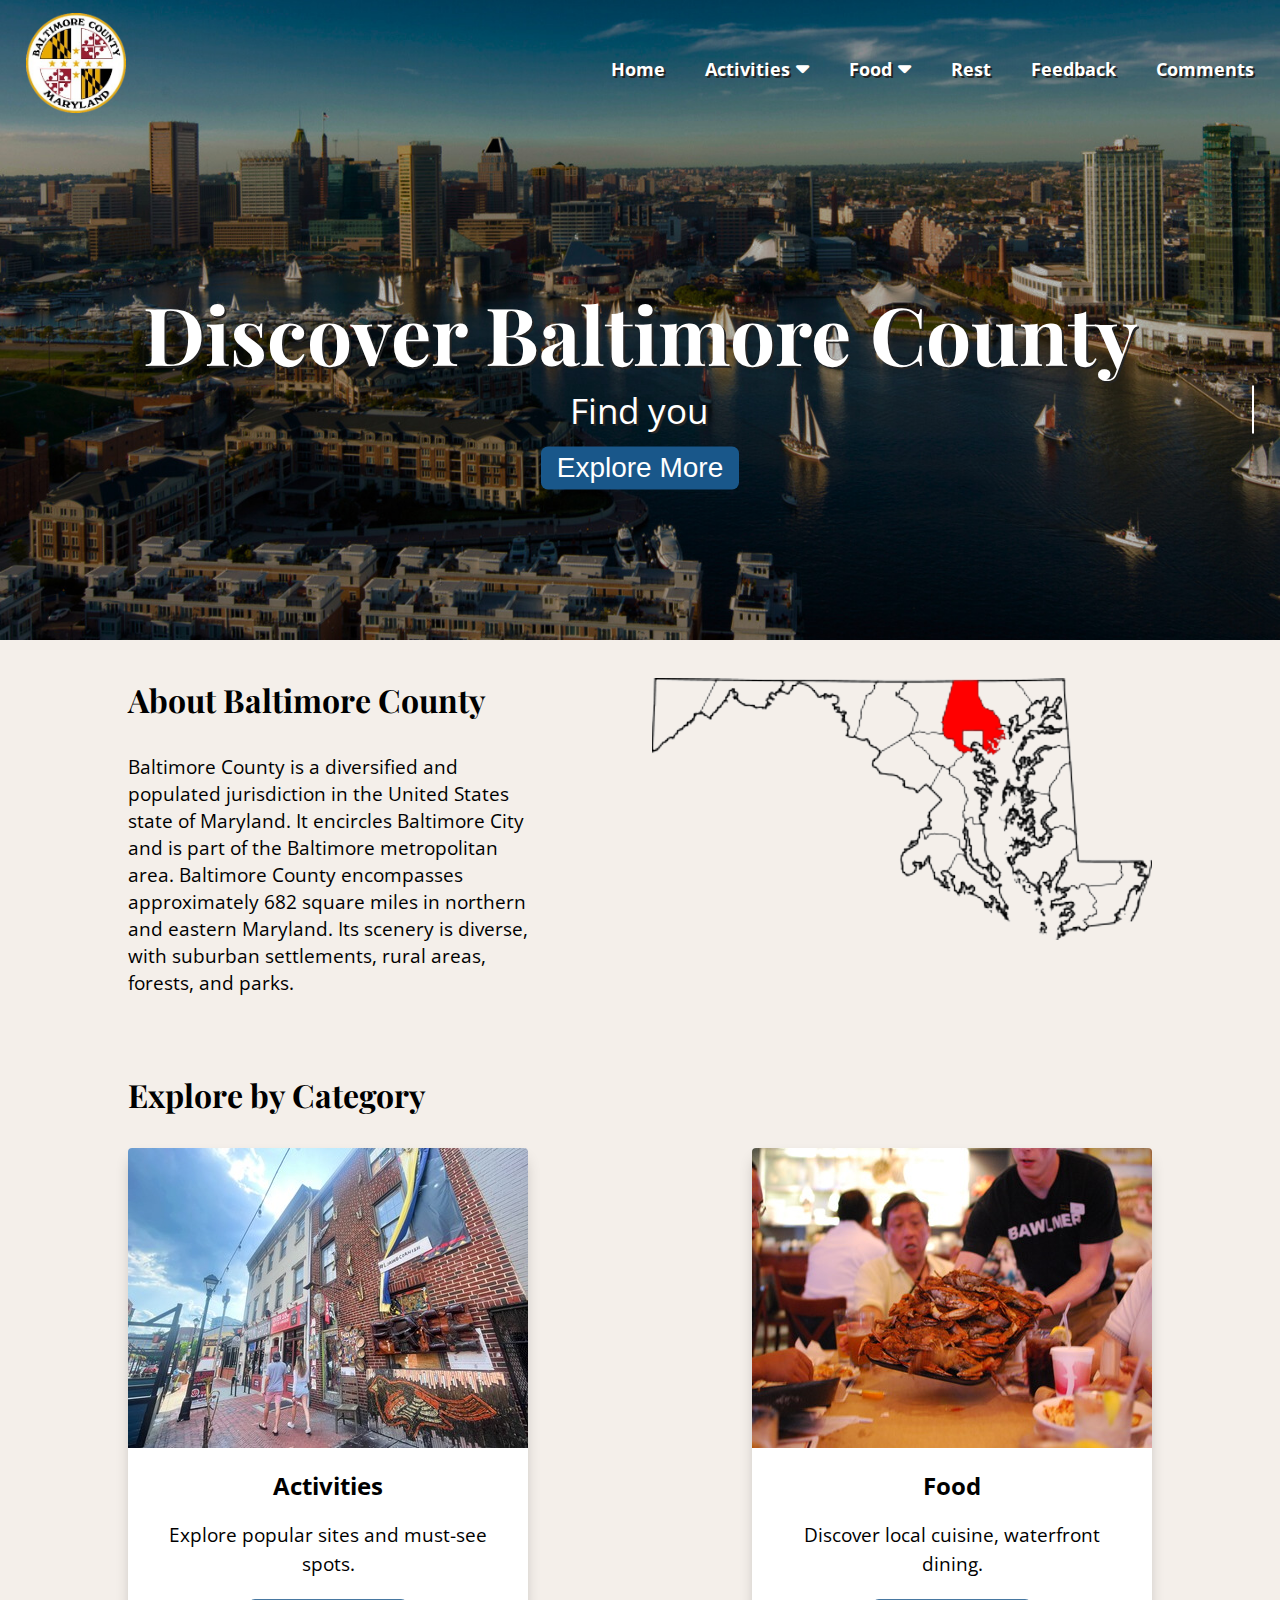
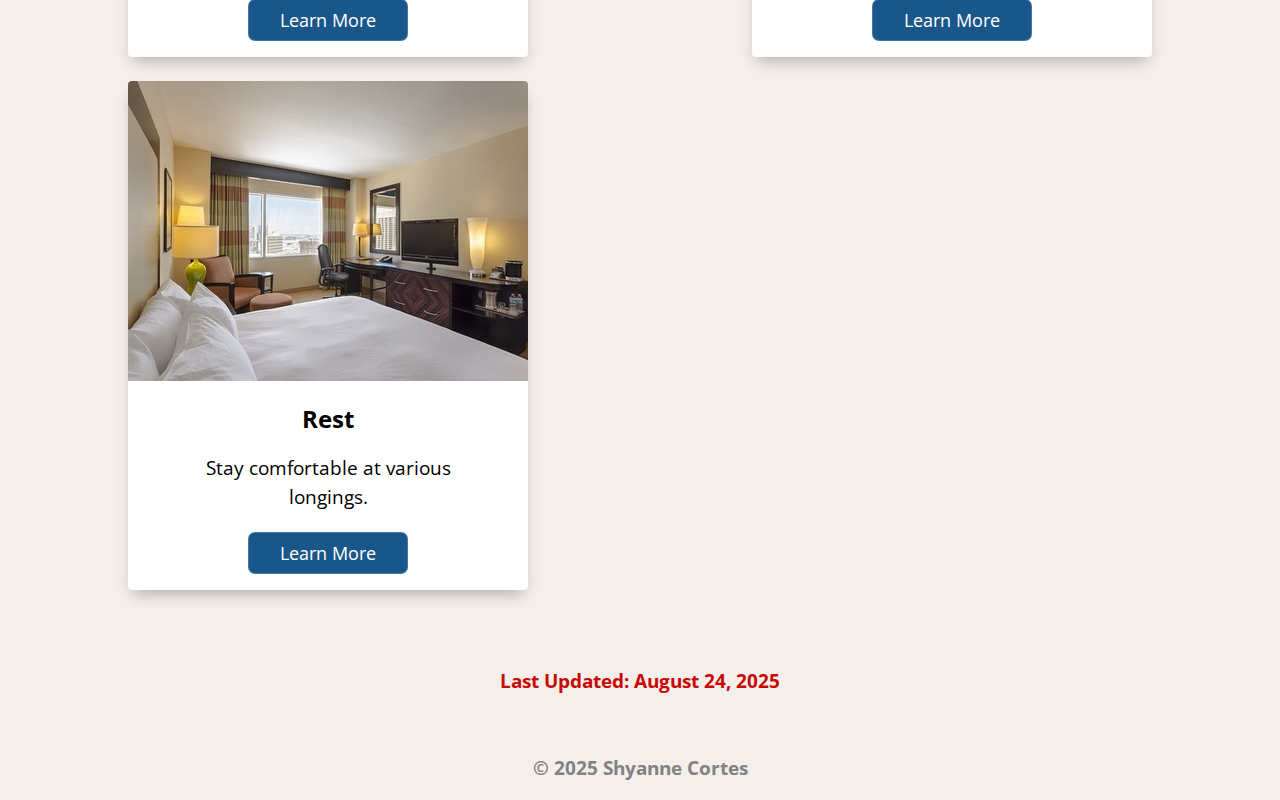
<file: home/index.html>
<!-- helper file for visualizing -->
<!DOCTYPE html>
<html lang="en">
    <head>
        <title>Hometown</title>
        <meta name="viewport" content="width=device-width, initial-scale=1.0">
        <link href="https://fonts.googleapis.com/css2?family=Open+Sans:ital,wght@0,300..800;1,300..800&family=Playfair+Display:ital,wght@0,400..900;1,400..900&display=swap" rel="stylesheet">
        <link rel="stylesheet" href="https://cdnjs.cloudflare.com/ajax/libs/font-awesome/6.6.0/css/all.min.css">
        <link rel="stylesheet" type="text/css" href="../assets/css/index.css">
    </head>
    <body>
        <div class="wrapper">
            <header class="topbar">
                <a href="https://www.baltimorecountymd.gov/">
                    <img id="logo" src="../assets/img/BaltimoreLogo3.png" alt="Baltimore, MD" title="Baltimore, MD" width="100">
                </a>
                <button class="hamburger" id="hamburger">&#9776;</button>
                <div class="navbar" id="navMenu">
                    <a href="#">Home</a>
                    <div class="dropdown">
                        <a href="#">Activities</a>
                        <button class="dropbtn">
                            <i class="fa fa-caret-down"></i>
                        </button>
                        <div class="dropdown-content">
                            <a href="../activities/activities1.php">National Aquarium</a>
                            <a href="../activities/activities2.php">Maryland Zoo</a>
                        </div>
                    </div>
                    <div class="dropdown">
                        <a href="#">Food</a>
                        <button class="dropbtn">
                            <i class="fa fa-caret-down"></i>
                        </button>
                        <div class="dropdown-content">
                            <a href="../food/food1.php">Woodberry Kitchen</a>
                            <a href="../food/food2.php">The Reserve Restaurant</a>
                        </div>
                    </div>
                    <a href="../rest/rest.php">Rest</a>
                    <a href="../feedback/feedback.php">Feedback</a>
                    <a href="../comments/comments.php">Comments</a>
                </div>
            </header>
            <div class="hero">
                <h1>Discover Baltimore County</h1>
                <p id="hero-text"></p>
                <button id="explore">Explore More</button>
            </div>
        </div>
        <div id="main">
            <img id="map" src="../assets/img/map_of_baltimore_county_3.png" alt="map of Baltimore County">
            <h3>About Baltimore County</h3>
            <p id="lineAnimation"></p>
            <p id="content">Baltimore County is a diversified and populated jurisdiction in the United States state of Maryland. It encircles Baltimore City and is part of the Baltimore metropolitan area. Baltimore County encompasses approximately 682 square miles in northern and eastern Maryland. Its scenery is diverse, with suburban settlements, rural areas, forests, and parks.</p>
        </div>
        <div id="cards">
            <h3>Explore by Category</h3>
            <ul class="cards">
              <li class="cards_item">
                <div class="card">
                  <div class="card_image">
                    <img src="../assets/img/Fells-Point1-scaled .jpg" alt = "Activities">
                  </div>
                  <div class="card_content">
                    <h4 class="card_title">Activities</h4>
                    <p class="card_text">Explore popular sites and must-see spots.</p>
                    <button class="card_btn">Learn More</button>
                  </div>
                </div>
              </li>
              <li class="cards_item">
                <div class="card">
                  <div class="card_image">
                    <img src="../assets/img/food.jpg" alt = "Food">
                  </div>
                  <div class="card_content">
                    <h4 class="card_title">Food</h4>
                    <p class="card_text">Discover local cuisine, waterfront dining.</p>
                    <button class="btn card_btn">Learn More</button>
                  </div>
                </div>
              </li>
              <li class="cards_item">
                <div class="card">
                  <div class="card_image">
                    <img src="../assets/img/rest.jpg" alt = "Rest">
                  </div>
                  <div class="card_content">
                    <h4 class="card_title">Rest</h4>
                    <p class="card_text">Stay comfortable at various longings.</p>
                    <button class="btn card_btn">Learn More</button>
                  </div>
                </div>
              </li>
            </ul>
        </div>
        <div class="footer">
            <footer>
                <p>Last Updated: August 24, 2025</p>
        &nbsp; &nbsp;
        <p class="name">&copy; 2025 Shyanne Cortes</p>  
    </footer>
    </div>
    <script src="../assets/js/index.js"></script>
</body>
</html>
</file>
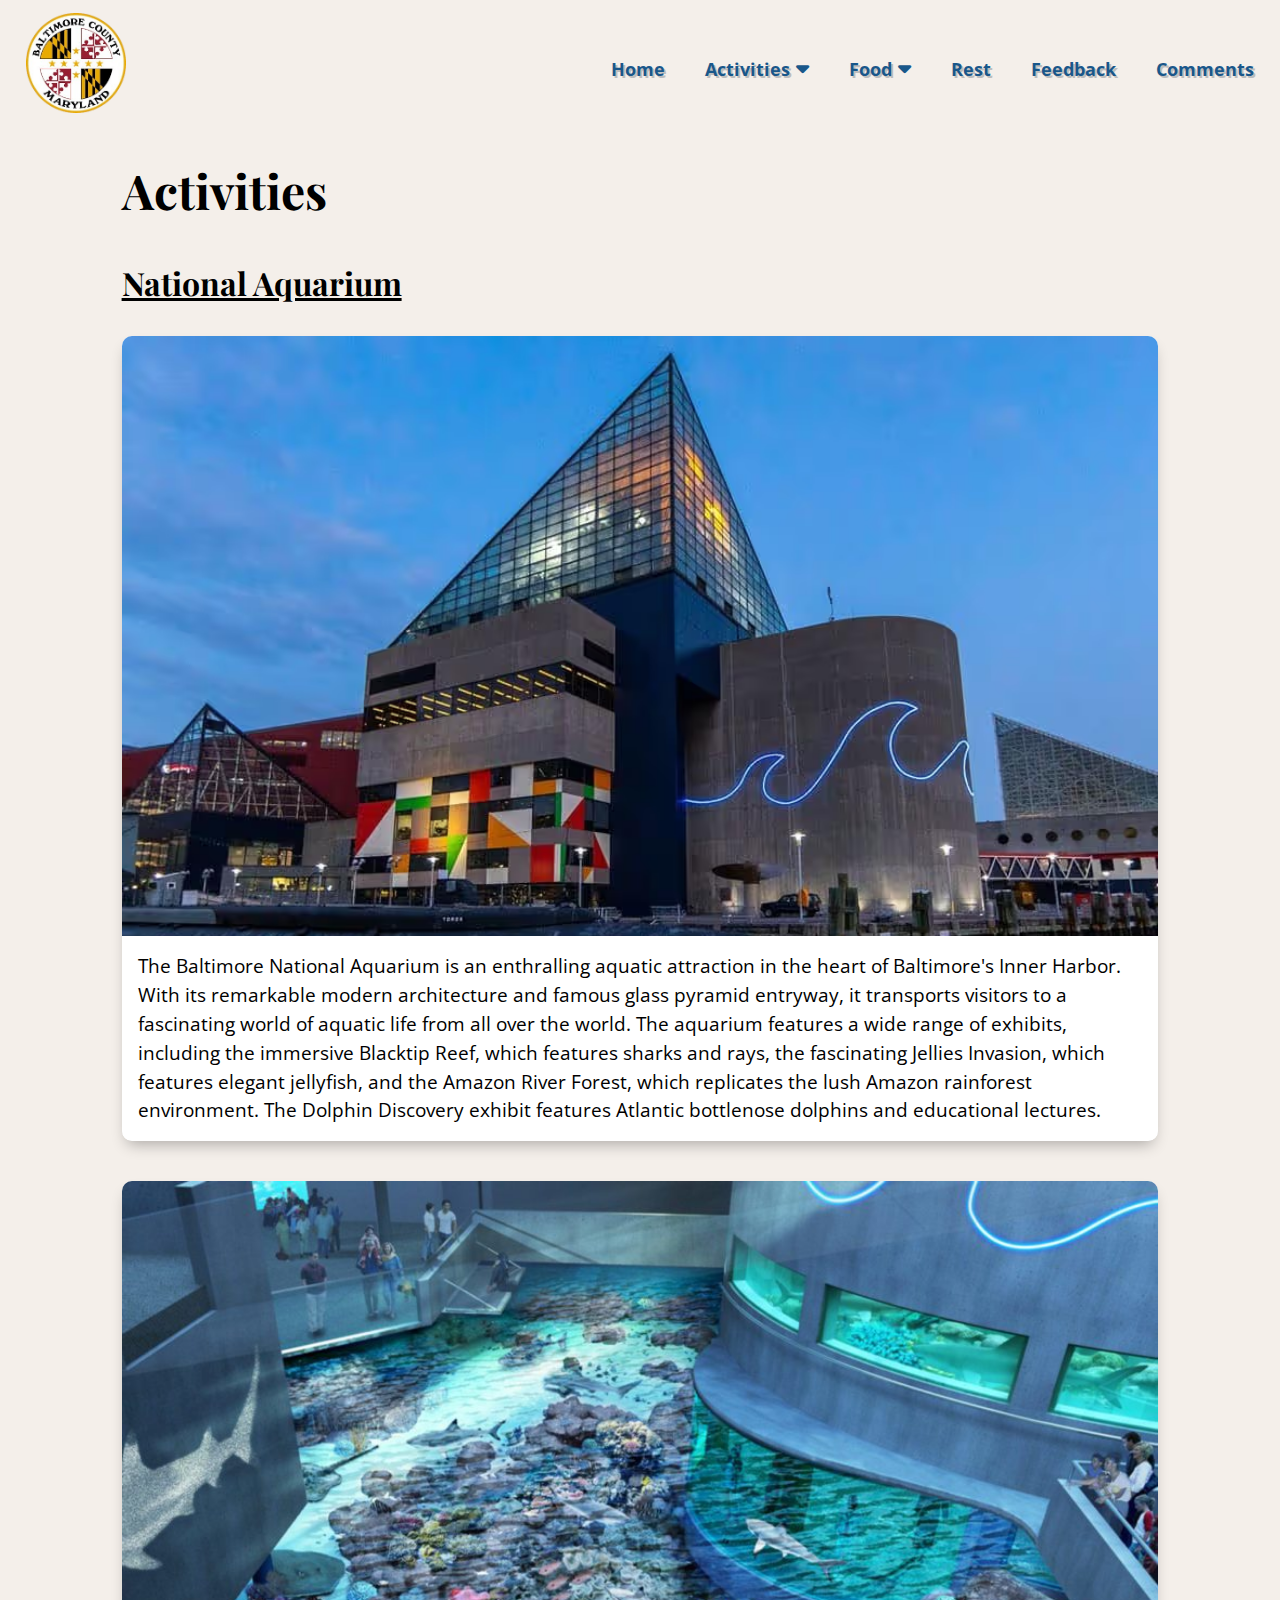
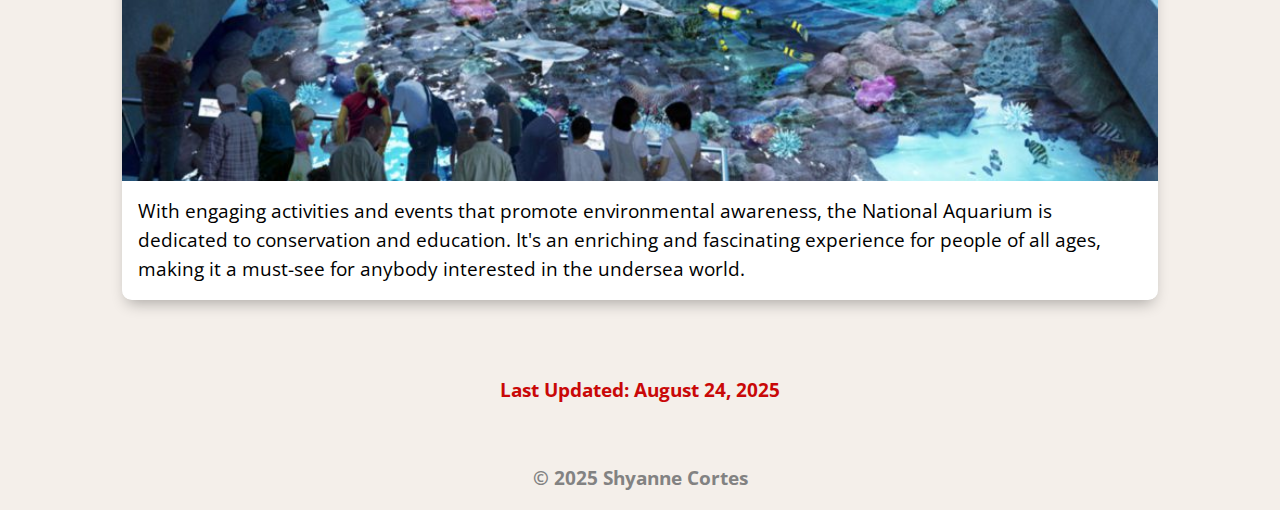
<file: home/activities1.html>
<!-- helper file for visualizing -->
<!DOCTYPE html>
<html lang="en">
    <head>
        <title>Hometown</title>
        <meta name="viewport" content="width=device-width, initial-scale=1.0">
        <link href="https://fonts.googleapis.com/css2?family=Open+Sans:ital,wght@0,300..800;1,300..800&family=Playfair+Display:ital,wght@0,400..900;1,400..900&display=swap" rel="stylesheet">
        <link rel="stylesheet" href="https://cdnjs.cloudflare.com/ajax/libs/font-awesome/6.6.0/css/all.min.css">
        <link rel="stylesheet" type="text/css" href="../assets/css/index.css">
        <style>
            /* ------------------------------
            HEADER/NAVBAR COLOR DIFFERENCES
            ------------------------------ */
            .navbar a,
            .dropdown {
            color: #19578A;
            text-shadow: 2px 2px #bdbdbd;
            }

            .dropdown .dropbtn {
            color: #19578A;
            }

            .navbar a:hover,
            .dropdown:hover .dropbtn {
            color: rgb(8, 8, 8);
            }

            .hamburger {
            color: #19578A;
            }

            /* ------------------------------
            REMOVE HERO SECTION
            ------------------------------ */
            .wrapper {
            min-height: auto;
            background-image: none;
            position: static;
            }

            .hero {
            display: none;
            }

            #hero-text, #explore {
            display: none;
            }

            /* ------------------------------
            MAIN CONTENT DIFFERENCES
            ------------------------------ */
            #main, #cards {
            width: 90%;
            }

            #map {
            display: none;
            }

            /* ------------------------------
            CARDS LAYOUT DIFFERENCES
            ------------------------------ */
            .cards {
            display: flex;
            flex-direction: column;
            gap: 2.5rem;
            }

            .cards_item {
            background-color: white;
            border-radius: 10px;
            box-shadow: 0 8px 15px -5px rgba(0, 0, 0, 0.3);
            overflow: hidden;
            width: 100%;
            display: flex;
            flex-direction: column;
            flex: none;
            max-width: none;
            }

            .card_content {
            max-width: none;
            padding: 0;
            margin: 0;
            text-align: left;
            }

            .card_title {
            text-align: left;
            padding: 1rem 1rem 0 1rem;
            }

            .card_text {
            text-align: left;
            margin: 0;
            padding: 1rem;
            line-height: 1.5;
            }

            .card_btn {
            display: none;
            }

            /* Card Image Styles */
            .card_image {
            width: 100%;
            height: auto;
            max-height: 600px;
            overflow: hidden;
            }

            .card_image img {
            width: 100%;
            height: auto;
            object-fit: cover;
            display: block;
            }

            /* ------------------------------
            ADDITIONAL HEADING STYLES
            ------------------------------ */
            h2 {
                font-size: 3rem;
                font-family: "Playfair Display";
            }

            h3 {
            text-decoration: underline;
            }

            /* ------------------------------
            RESPONSIVE DESIGN DIFFERENCES
            ------------------------------ */

            @media (max-width: 1024px) {
                h2 {
                    font-size: 2.5rem;
                }

                h3 {
                    font-size: 1.5rem;
                }

                #main, #cards {
                    width: 95%;
                }

                .hamburger {
                    color: #19578A;
                }

                .navbar.active {
                    background-color: rgba(140, 176, 206, 0.95);
                }

                .navbar a, .dropdown .dropbtn {
                    color: white;
                }

                .dropdown-content a {
                    color: #19578A;
                }

                .cards {
                    gap: 2rem;
                    align-items: center;
                }

                .card_image {
                    height: 400px;
                }

                .card_text {
                    font-size: 1.1rem;
                    padding: 0.8rem;
                }
            }

            @media (max-width: 768px) {
                h2 {
                    font-size: 2rem;
                }

                h3 {
                    font-size: 1.25rem;
                }

                .card_image {
                    max-height: 300px;
                }
            }

            @media (max-width: 480px) {
                .card_image {
                    max-height: 200px;
                }
            }
            </style>
    </head>
    <body>
        <div class="wrapper">
            <header class="topbar">
                <a href="https://www.baltimorecountymd.gov/">
                    <img id="logo" src="../assets/img/BaltimoreLogo3.png" alt="Baltimore, MD" title="Baltimore, MD" width="100">
                </a>
                <button class="hamburger" id="hamburger">&#9776;</button>
                <div class="navbar" id="navMenu">
                    <a href="./index.html">Home</a>
                    <div class="dropdown">
                        <a href="#">Activities</a>
                        <button class="dropbtn">
                            <i class="fa fa-caret-down"></i>
                        </button>
                        <div class="dropdown-content">
                            <a href="#">National Aquarium</a>
                            <a href="./activities2.html">Maryland Zoo</a>
                        </div>
                    </div>
                    <div class="dropdown">
                        <a href="#">Food</a>
                        <button class="dropbtn">
                            <i class="fa fa-caret-down"></i>
                        </button>
                        <div class="dropdown-content">
                            <a href="./food1.html">Woodberry Kitchen</a>
                            <a href="./food2.html">The Reserve Restaurant</a>
                        </div>
                    </div>
                    <a href="./rest.html">Rest</a>
                    <a href="./feedback.html">Feedback</a>
                    <a href="../comments/comments.php">Comments</a>
                </div>
            </header>
        </div>
        <div id="main">
            <div id="cards">
                <h2>Activities</h2>
                <h3>National Aquarium</h3>
                <ul class="cards">
                    <li class="cards_item">
                        <div class="card">
                            <div class="card_image">
                                <img src="../assets/img/aquarium.avif" alt = "Outdoor Aquarium" onmouseover="this.src='../assets/img/BaltimoreNationalAquarium.jpg';" onmouseout="this.src='../assets/img/aquarium.avif';">
                            </div>
                            <div class="card_content">
                                <p class="card_text">The Baltimore National Aquarium is an enthralling aquatic attraction in the heart of Baltimore's Inner Harbor. With its remarkable modern architecture and famous glass pyramid entryway, it transports visitors to a fascinating world of aquatic life from all over the world. The aquarium features a wide range of exhibits, including the immersive Blacktip Reef, which features sharks and rays, the fascinating Jellies Invasion, which features elegant jellyfish, and the Amazon River Forest, which replicates the lush Amazon rainforest environment. The Dolphin Discovery exhibit features Atlantic bottlenose dolphins and educational lectures.</p>
                            </div>
                        </div>
                    </li>
                    <li class="cards_item">
                        <div class="card">
                            <div class="card_image">
                                <img src="../assets/img/indoor_aquarium.jpg" alt = "Indoor Aquarium" onmouseover="this.src='../assets/img/indoor_aquarium.webp';" onmouseout="this.src='../assets/img/indoor_aquarium.jpg';">
                            </div>
                            <div class="card_content">
                                <p class="card_text">With engaging activities and events that promote environmental awareness, the National Aquarium is dedicated to conservation and education. It's an enriching and fascinating experience for people of all ages, making it a must-see for anybody interested in the undersea world.</p>
                            </div>
                        </div>
                    </li>
                </ul>
            </div>
        </div>

        <div class="footer">
            <footer>
                <p>Last Updated: August 24, 2025</p>
        &nbsp; &nbsp;
        <p class="name">&copy; 2025 Shyanne Cortes</p>  
    </footer>
    </div>
    <script src="../assets/js/index.js"></script>
</body>
</html>
</file>
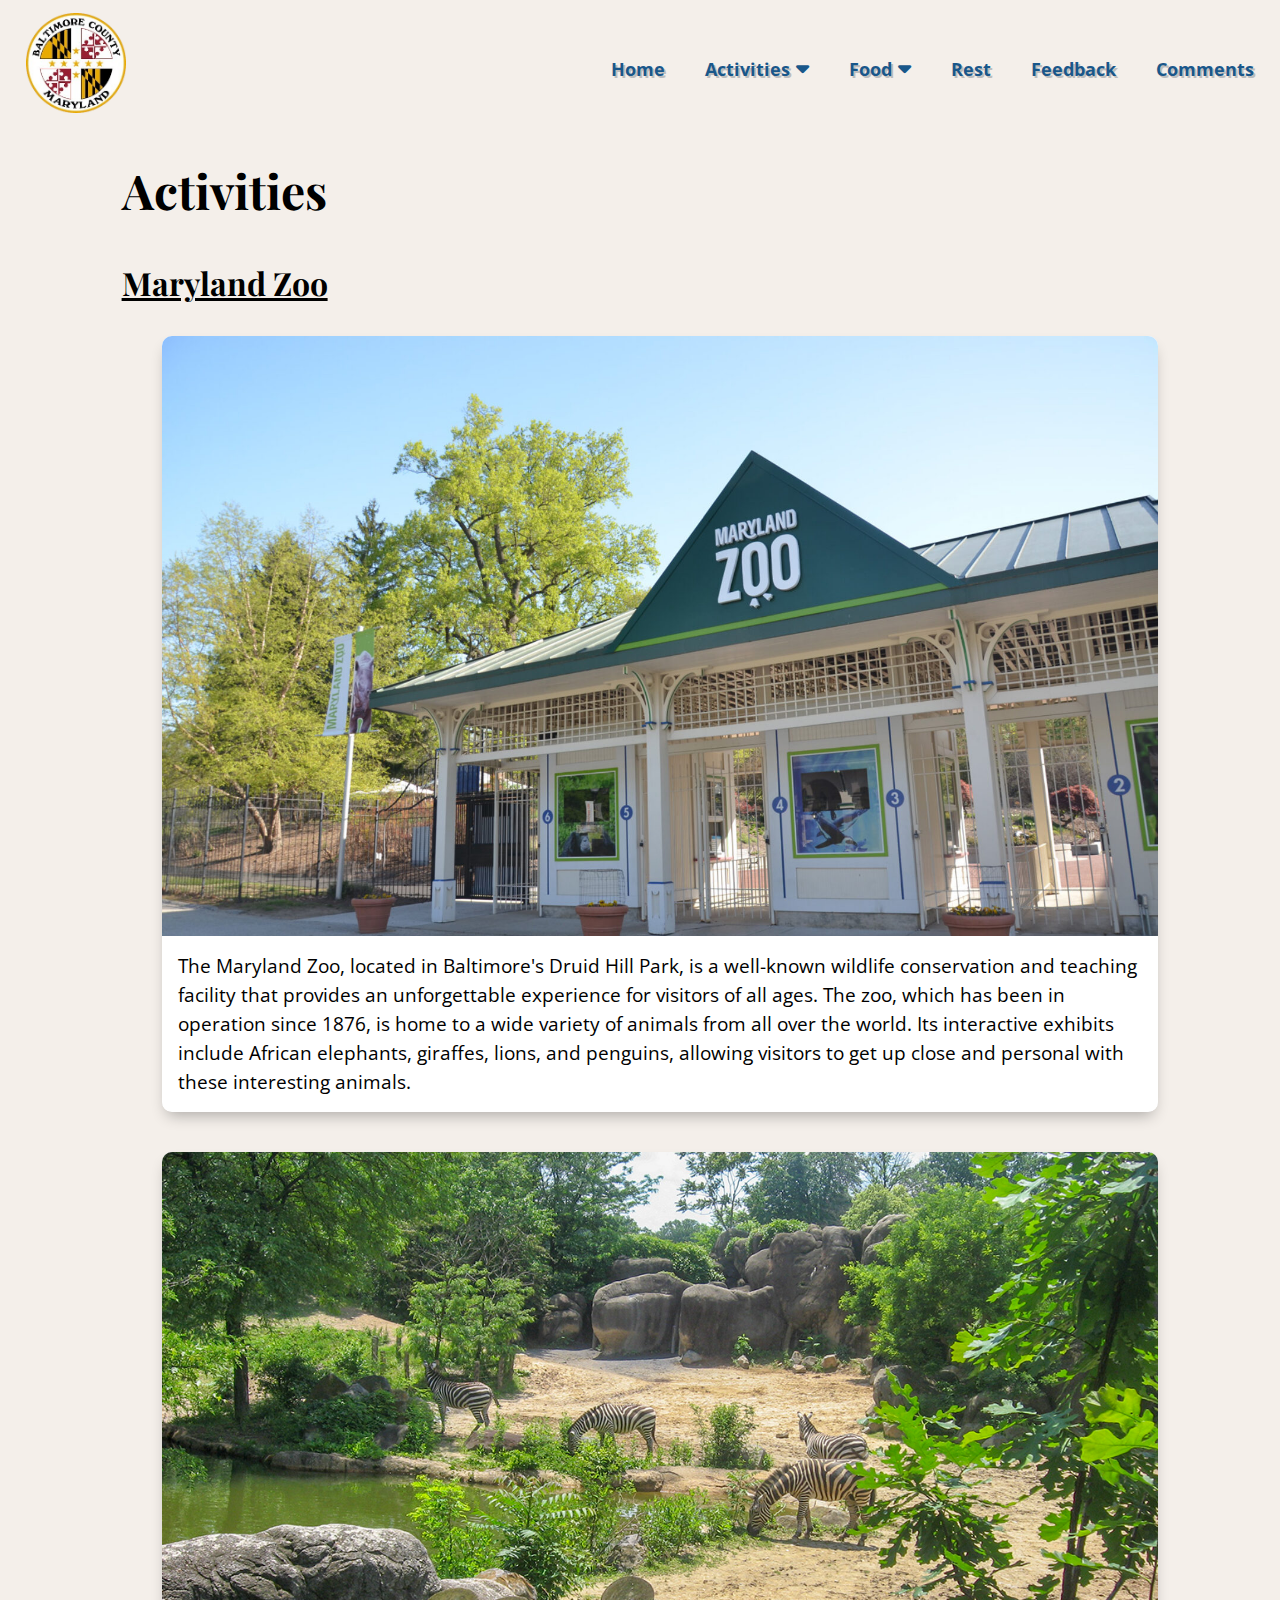
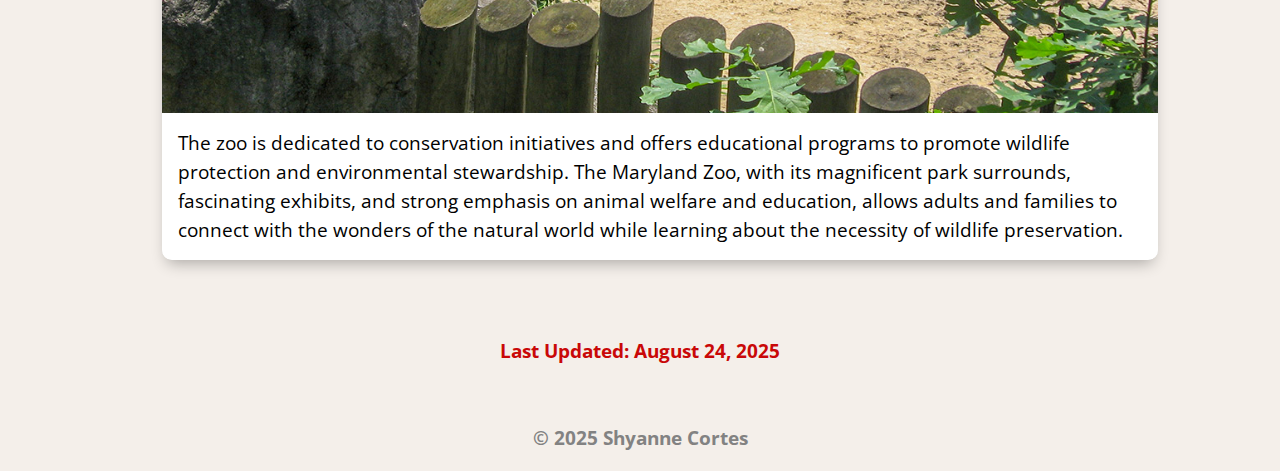
<file: home/activities2.html>
<!-- helper file for visualizing -->
<!DOCTYPE html>
<html lang="en">
    <head>
        <title>Hometown</title>
        <meta name="viewport" content="width=device-width, initial-scale=1.0">
        <link href="https://fonts.googleapis.com/css2?family=Open+Sans:ital,wght@0,300..800;1,300..800&family=Playfair+Display:ital,wght@0,400..900;1,400..900&display=swap" rel="stylesheet">
        <link rel="stylesheet" href="https://cdnjs.cloudflare.com/ajax/libs/font-awesome/6.6.0/css/all.min.css">
        <link rel="stylesheet" type="text/css" href="../assets/css/activities.css">
    </head>
    <body>
        <div class="wrapper">
            <header class="topbar">
                <a href="https://www.baltimorecountymd.gov/">
                    <img id="logo" src="../assets/img/BaltimoreLogo3.png" alt="Baltimore, MD" title="Baltimore, MD" width="100">
                </a>
                <button class="hamburger" id="hamburger">&#9776;</button>
                <div class="navbar" id="navMenu">
                    <a href="./index.html">Home</a>
                    <div class="dropdown">
                        <a href="#">Activities</a>
                        <button class="dropbtn">
                            <i class="fa fa-caret-down"></i>
                        </button>
                        <div class="dropdown-content">
                            <a href="./activities1.html">National Aquarium</a>
                            <a href="#">Maryland Zoo</a>
                        </div>
                    </div>
                    <div class="dropdown">
                        <a href="#">Food</a>
                        <button class="dropbtn">
                            <i class="fa fa-caret-down"></i>
                        </button>
                        <div class="dropdown-content">
                            <a href="./food1.html">Woodberry Kitchen</a>
                            <a href="./food2.html">The Reserve Restaurant</a>
                        </div>
                    </div>
                    <a href="./rest.html">Rest</a>
                    <a href="./feedback.html">Feedback</a>
                    <a href="../comments/comments.php">Comments</a>
                </div>
            </header>
        </div>
        <div id="main">
            <div id="cards">
                <h2>Activities</h2>
                <h3>Maryland Zoo</h3>
                <ul class="cards">
                    <li class="cards_item">
                        <div class="card">
                            <div class="card_image">
                                <img src="../assets/img/maryland_zoo.jpg" alt = "Outdoor Aquarium" onmouseover="this.src='../assets/img/ZooSign.jpg';" onmouseout="this.src='../assets/img/maryland_zoo.jpg';">
                            </div>
                            <div class="card_content">
                                <p class="card_text">The Maryland Zoo, located in Baltimore's Druid Hill Park, is a well-known wildlife conservation and teaching facility that provides an unforgettable experience for visitors of all ages. The zoo, which has been in operation since 1876, is home to a wide variety of animals from all over the world. Its interactive exhibits include African elephants, giraffes, lions, and penguins, allowing visitors to get up close and personal with these interesting animals.</p>
                            </div>
                        </div>
                    </li>
                    <li class="cards_item">
                        <div class="card">
                            <div class="card_image">
                                <img src="../assets/img/animals.jpg" alt = "Indoor Aquarium" onmouseover="this.src='../assets/img/water.jpg';" onmouseout="this.src='../assets/img/animals.jpg';">
                            </div>
                            <div class="card_content">
                                <p class="card_text">The zoo is dedicated to conservation initiatives and offers educational programs to promote wildlife protection and environmental stewardship. The Maryland Zoo, with its magnificent park surrounds, fascinating exhibits, and strong emphasis on animal welfare and education, allows adults and families to connect with the wonders of the natural world while learning about the necessity of wildlife preservation.</p>
                            </div>
                        </div>
                    </li>
                </ul>
            </div>
        </div>

        <div class="footer">
            <footer>
                <p>Last Updated: August 24, 2025</p>
        &nbsp; &nbsp;
        <p class="name">&copy; 2025 Shyanne Cortes</p>  
    </footer>
    </div>
    <script src="../assets/js/index.js"></script>
</body>
</html>
</file>
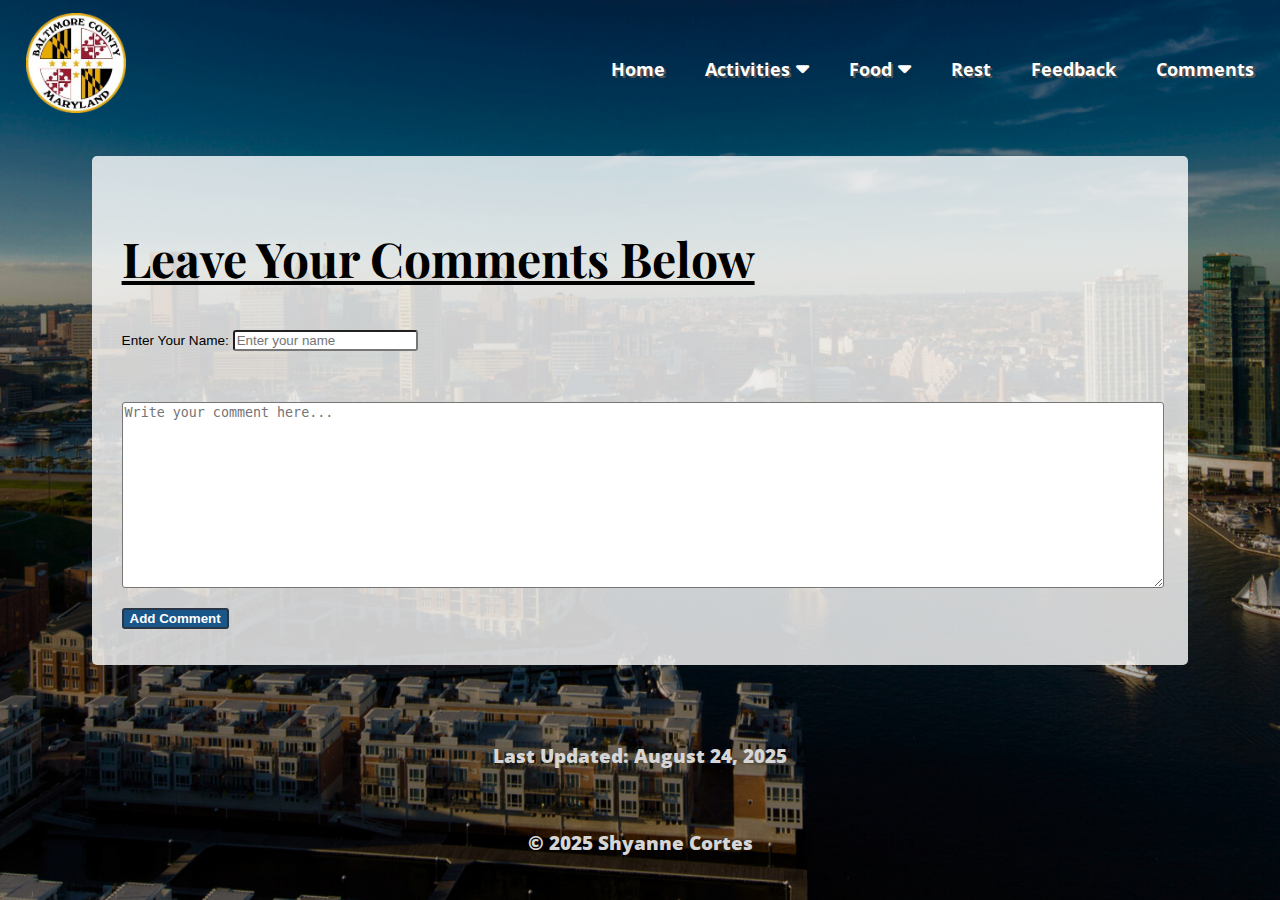
<file: home/comments.html>
<!DOCTYPE html>
<html lang="en">
  <head>
    <title>Hometown</title>
    <meta name="viewport" content="width=device-width, initial-scale=1.0">
    <link
      href="https://fonts.googleapis.com/css2?family=Open+Sans:ital,wght@0,300..800;1,300..800&family=Playfair+Display:ital,wght@0,400..900;1,400..900&display=swap"
      rel="stylesheet"
    />
    <link
      rel="stylesheet"
      href="https://cdnjs.cloudflare.com/ajax/libs/font-awesome/6.6.0/css/all.min.css"
    />
    <link rel="stylesheet" type="text/css" href="../assets/css/feedback.css" />
  </head>
  <body>
    <div class="wrapper">
      <header class="topbar">
        <a href="https://www.baltimorecountymd.gov/">
          <img
            id="logo"
            src="../assets/img/BaltimoreLogo3.png"
            alt="Baltimore, MD"
            title="Baltimore, MD"
            width="100"
          />
        </a>
        <button class="hamburger" id="hamburger">&#9776;</button>
        <div class="navbar" id="navMenu">
          <a href="./index.html">Home</a>
          <div class="dropdown">
            <a href="#">Activities</a>
            <button class="dropbtn">
              <i class="fa fa-caret-down"></i>
            </button>
            <div class="dropdown-content">
              <a href="./activities1.html">National Aquarium</a>
              <a href="./activities2.html">Maryland Zoo</a>
            </div>
          </div>
          <div class="dropdown">
            <a href="#">Food</a>
            <button class="dropbtn">
              <i class="fa fa-caret-down"></i>
            </button>
            <div class="dropdown-content">
              <a href="./food1.html">Woodberry Kitchen</a>
              <a href="./food2.html">The Reserve Restaurant</a>
            </div>
          </div>
          <a href="./rest.html">Rest</a>
          <a href="./feedback.html">Feedback</a>
          <a href="#">Comments</a>
        </div>
      </header>
    </div>

    <div id="main">
      <form id="form" onsubmit="return addComment(event);">
        <div id="heading">
          <h2 class="underline">Leave Your Comments Below</h2>
        </div>

        <label for="name">Enter Your Name:</label>
        <input
          type="text"
          id="name"
          name="name"
          placeholder="Enter your name"
          required
        />
        <p>&nbsp;</p>

        <textarea
          id="comment"
          name="comment"
          cols="90"
          rows="12"
          placeholder="Write your comment here..."
          required
        ></textarea>

        <p>
          <input type="submit" value="Add Comment" id="submit" />
        </p>
      </form>

      <!-- where comments will appear -->
      <div id="comments-section"></div>
    </div>

    <div class="footer">
      <footer>
        <p>Last Updated: August 24, 2025</p>
        &nbsp; &nbsp;
        <p class="name">&copy; 2025 Shyanne Cortes</p>
      </footer>
    </div>

    <script>
      function addComment(event) {
  event.preventDefault();

  const nameInput = document.getElementById("name");
  const commentInput = document.getElementById("comment");
  const commentsSection = document.getElementById("comments-section");

  const name = nameInput.value.trim();
  const commentText = commentInput.value.trim();

  if (!name || !commentText) {
    alert("Please fill in both your name and comment.");
    return false;
  }

  const commentBox = document.createElement("div");
  commentBox.classList.add("comment-box");

  const date = new Date();
  const dateStr = date.toLocaleString("en-US", {
    month: "short",
    day: "numeric",
    year: "numeric",
    hour: "2-digit",
    minute: "2-digit",
  });

  commentBox.innerHTML = `
    <p style="font-weight:bold; color:#19578A; margin-bottom:5px;">
      ${name} <span style="font-size:0.85em; color:#555;">(${dateStr})</span>
    </p>
    <p style="margin:0; color:#333;">${commentText}</p>
  `;

  commentsSection.insertBefore(commentBox, commentsSection.firstChild);

  nameInput.value = "";
  commentInput.value = "";
}

    </script>
  </body>
</html>
</file>
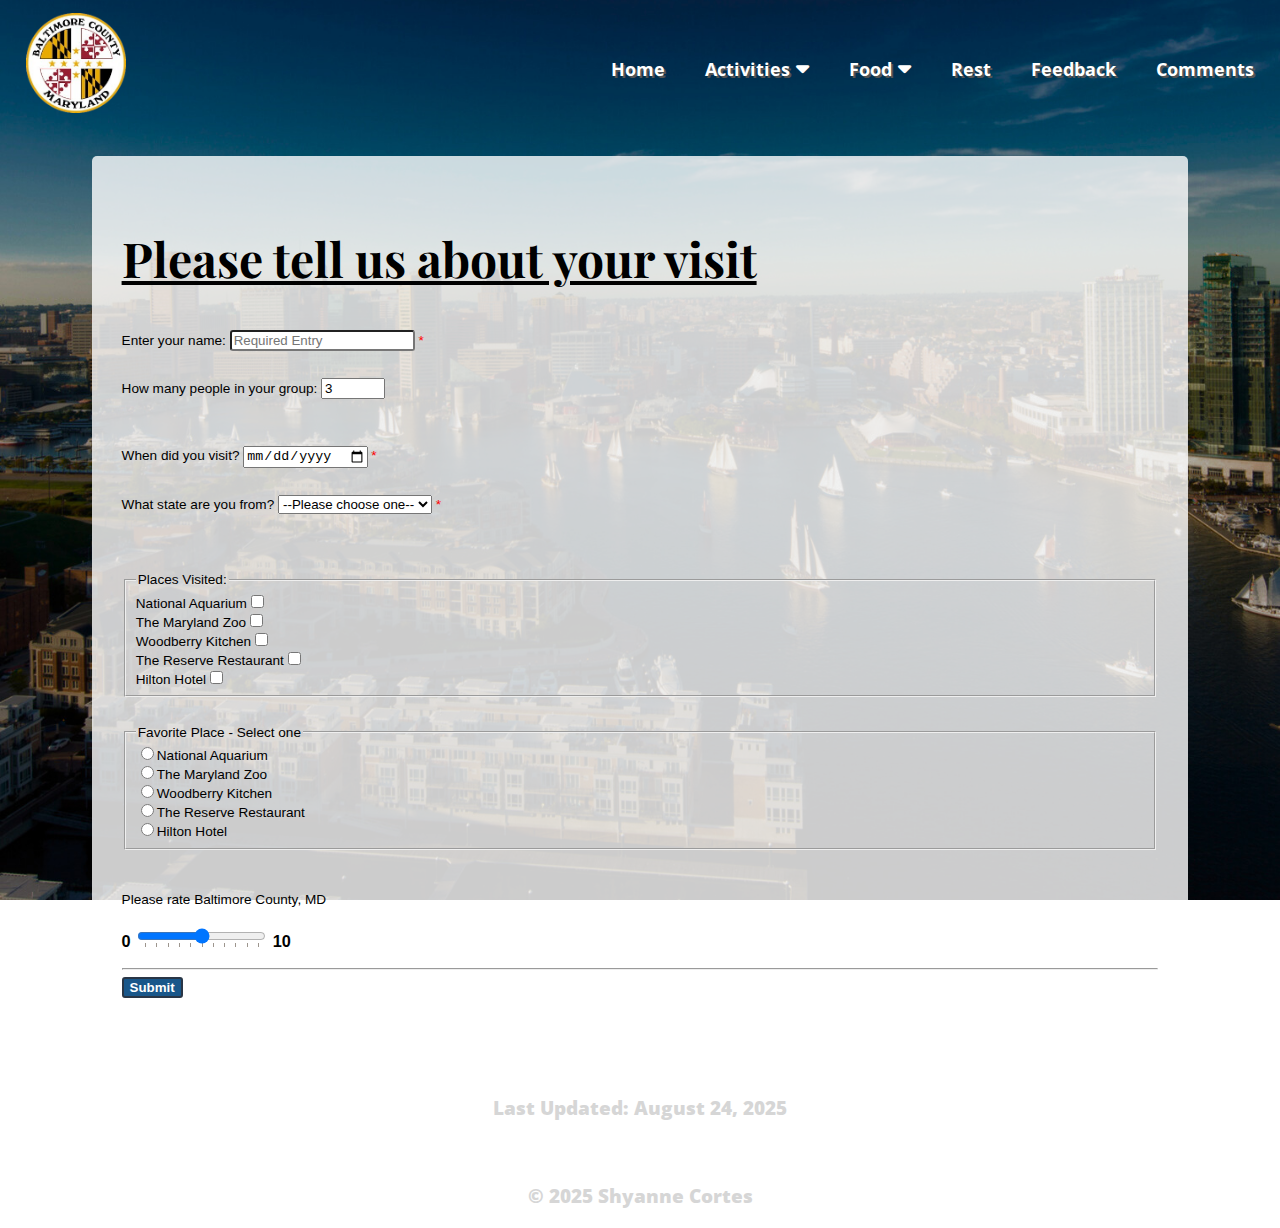
<file: home/feedback.html>
<!-- helper file for visualizing -->
<!DOCTYPE html>
<html lang="en">
    <head>
        <title>Hometown</title>
        <meta name="viewport" content="width=device-width, initial-scale=1.0">
        <link href="https://fonts.googleapis.com/css2?family=Open+Sans:ital,wght@0,300..800;1,300..800&family=Playfair+Display:ital,wght@0,400..900;1,400..900&display=swap" rel="stylesheet">
        <link rel="stylesheet" href="https://cdnjs.cloudflare.com/ajax/libs/font-awesome/6.6.0/css/all.min.css">
        <link rel="stylesheet" type="text/css" href="../assets/css/feedback.css">
    </head>
    <body>
        <div class="wrapper">
            <header class="topbar">
                <a href="https://www.baltimorecountymd.gov/">
                    <img id="logo" src="../assets/img/BaltimoreLogo3.png" alt="Baltimore, MD" title="Baltimore, MD" width="100">
                </a>
                <button class="hamburger" id="hamburger">&#9776;</button>
                <div class="navbar" id="navMenu">
                    <a href="./index.html">Home</a>
                    <div class="dropdown">
                        <a href="#">Activities</a>
                        <button class="dropbtn">
                            <i class="fa fa-caret-down"></i>
                        </button>
                        <div class="dropdown-content">
                            <a href="./activities1.html">National Aquarium</a>
                            <a href="./activities2.html">Maryland Zoo</a>
                        </div>
                    </div>
                    <div class="dropdown">
                        <a href="#">Food</a>
                        <button class="dropbtn">
                            <i class="fa fa-caret-down"></i>
                        </button>
                        <div class="dropdown-content">
                            <a href="./food1.html">Woodberry Kitchen</a>
                            <a href="./food2.html">The Reserve Restaurant</a>
                        </div>
                    </div>
                    <a href="./rest.html">Rest</a>
                    <a href="#">Feedback</a>
                    <a href="./comments.html">Comments</a>
                </div>
            </header>
        </div>
        <div id="main">
            			<form id="form" onsubmit="return validateForm()">

				<div id="heading">
					<h2 class = "underline"> <!-- add bottom border to this -->
						Please tell us about your visit
					</h2>
				</div>

				<div class="section">
				Enter your name:
				<input type ="text" id="name" name ="name"
						placeholder="Required Entry" >
				<span class="astric"> * </span>
				<p id="error1" style="color:red; margin-left: 20px;"></p>
				</div>

				<!-- Group number form-->
				<div class="section">
					How many people in your group:
					<input type ="number" name ="groupNumber" min ="0" max ="100" step ="1"
							value ="3" style = "margin-bottom: 20px;" >
				</div>

				<div class="section">
				<!-- Date documenting when they visited -->
					When did you visit?
					<input type = "date" id="visited" name = "vdate">
					<span class="astric"> * </span><br />
					<p id="errorMessage" style="color:red; margin-left: 20px;"></p>
				</div>

				<div class="section">
					What state are you from?
					<select id="state" name="state">
						<option value="">--Please choose one--</option>
						<option value="Alabama">AL</option>
						<option value="Alaska">AK</option>
						<option value="Arizona">AZ</option>
						<option value="Arkansas">AR</option>
						<option value="California">CA</option>
						<option value="Colorado">CO</option>
						<option value="Connecticut">CT</option>
						<option value="Delaware">DE</option>
						<option value="Florida">FL</option>
						<option value="Georgia">GA</option>
						<option value="Hawaii">HI</option>
						<option value="Idaho">ID</option>
						<option value="Illinois">IL</option>
						<option value="Indiana">IN</option>
						<option value="Iowa">IA</option>
						<option value="Kansas">KS</option>
						<option value="Kentucky">KY</option>
						<option value="Louisiana">LA</option>
						<option value="Maine">ME</option>
						<option value="Maryland">MD</option>
						<option value="Massachusetts">MA</option>
						<option value="Michigan">MI</option>
						<option value="Minnesota">MN</option>
						<option value="Mississippi">MS</option>
						<option value="Missouri">MO</option>
						<option value="Montana">MT</option>
						<option value="Nebraska">NE</option>
						<option value="Nevada">NV</option>
						<option value="New Hampshire">NH</option>
						<option value="New Jersey">NJ</option>
						<option value="New Mexico">NM</option>
						<option value="New York">NY</option>
						<option value="North Carolina">NC</option>
						<option value="North Dakota">ND</option>
						<option value="Ohio">OH</option>
						<option value="Oklahoma">OK</option>
						<option value="Oregon">OR</option>
						<option value="Pennsylvania">PA</option>
						<option value="Rhode Island">RI</option>
						<option value="South Carolina">SC</option>
						<option value="South Dakota">SD</option>
						<option value="Tennessee">TN</option>
						<option value="Texas">TX</option>
						<option value="Utah">UT</option>
						<option value="Vermont">VT</option>
						<option value="Virginia">VA</option>
						<option value="Washington">WA</option>
						<option value="West Virginia">WV</option>
						<option value="Wisconsin">WI</option>
						<option value="Wyoming">WY</option>
					</select>
					<span class="astric"> * </span>
					<p id="error3" style="color:red; margin-left: 20px;"></p>
					<br/>
				</div>

				<div class="section">
				<fieldset>
				<legend>Places Visited:</legend>
            	<label for="National Aquarium">National Aquarium<input type="checkbox" id="National Aquarium" name="pvisited"/></label><br>
				<label for="The Maryland Zoo">The Maryland Zoo<input type="checkbox" id="The Maryland Zoo" name="pvisited"/></label><br>
				<label for="Woodberry Kitchen">Woodberry Kitchen<input type="checkbox" id="Woodberry Kitchen" name="pvisited"/></label><br>
				<label for="The Reserve Restaurant">The Reserve Restaurant<input type="checkbox" id="The Reserve Restaurant" name="pvisited"/></label><br>
				<label for="Hilton Hotel">Hilton Hotel<input type="checkbox" id="Hilton Hotel" name="pvisited"/></label><br>
				</fieldset>
				</div>

				<div class="section">
				<!-- Field Set for favorite place -->
				<fieldset>
				<legend>Favorite Place - Select one</legend>
				<input type="radio" name="fplace" value="National Aquarium" id="na"><label for="na">National Aquarium</label><br>
				<input type="radio" name="fplace" value="The Maryland Zoo"  id="mz" ><label for ="mz">The Maryland Zoo</label><br>
				<input type="radio" name="fplace" value="Woodberry Kitchen"  id="wk" ><label for ="wk">Woodberry Kitchen</label><br>
				<input type="radio" name="fplace" value="The Reserve Restaurant"  id="rr" ><label for ="rr">The Reserve Restaurant</label><br>
				<input type="radio" name="fplace" value="Hilton Hotel"  id="hh" ><label for ="hh">Hilton Hotel</label><br>
				</fieldset>
				</div>


				<!-- Scrollbar for town raiting -->
				<br>Please rate Baltimore County, MD<br>
				<p>0
				<input type="range" name="rating" min="0" max="10" step="1" list="set">
				<datalist id = "set">
				<option>0</option>
				<option>1</option>
				<option>2</option>
				<option>3</option>
				<option>4</option>
				<option>5</option>
				<option>6</option>
				<option>7</option>
				<option>8</option>
				<option>9</option>
				<option>10</option>
				</datalist>
				10</p>

				<hr>
				
				<div id="button">
					<input type = "submit" id="submit">
				</div><!-- end of div for submit button -->
			</form>
        </div>

        <div class="footer">
            <footer>
                <p>Last Updated: August 24, 2025</p>
        &nbsp; &nbsp;
        <p class="name">&copy; 2025 Shyanne Cortes</p>  
    </footer>
    </div>
    <script src="../assets/js/index.js"></script>
</body>
</html>
</file>
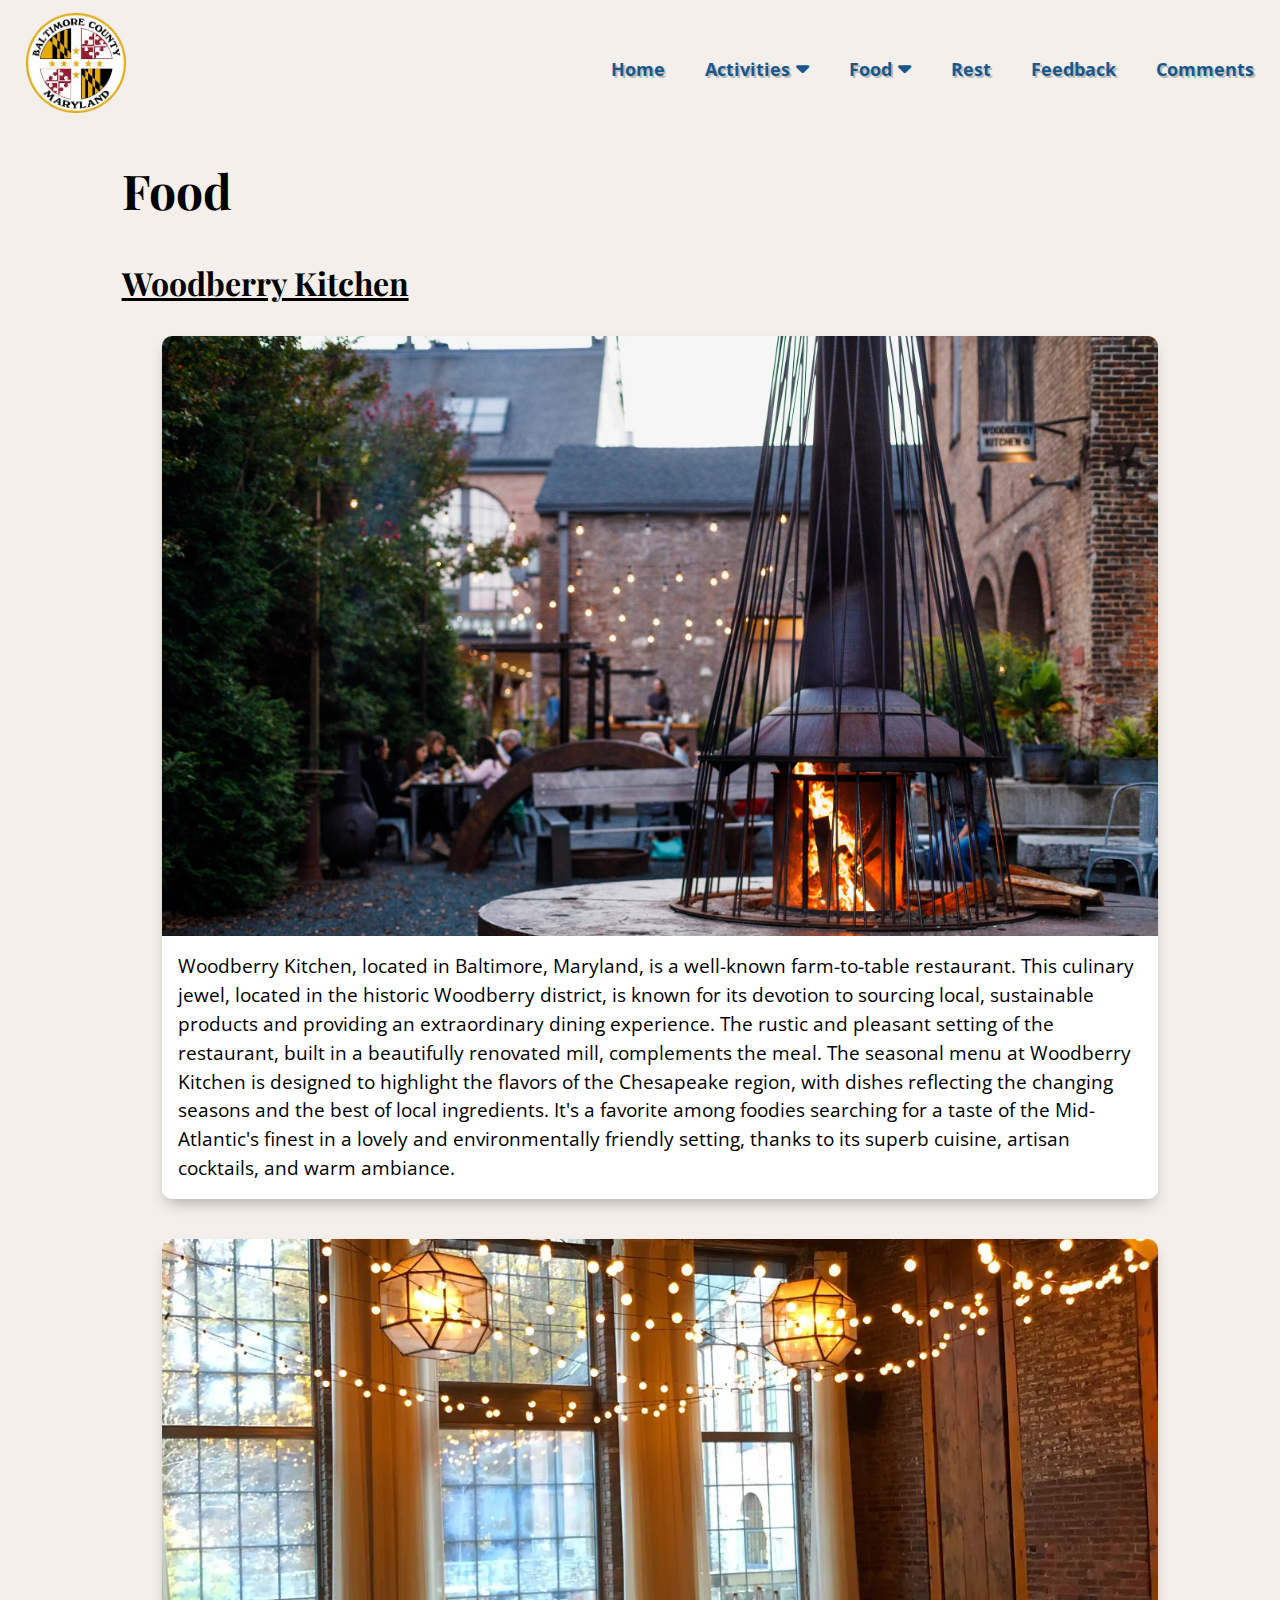
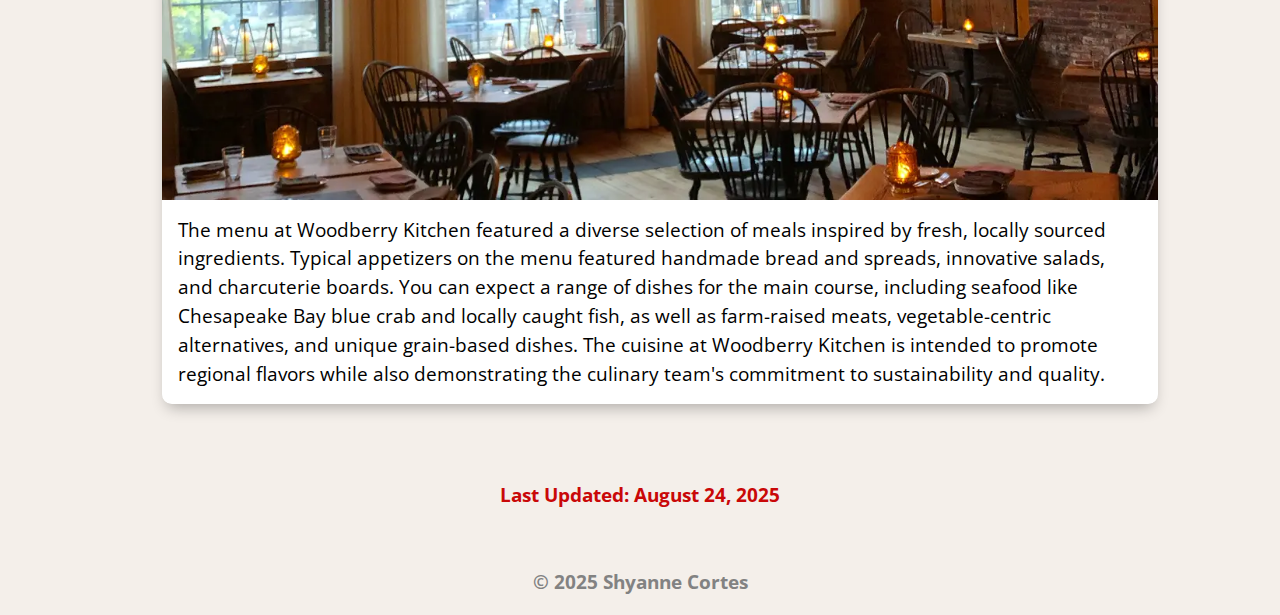
<file: home/food1.html>
<!-- helper file for visualizing -->
<!DOCTYPE html>
<html lang="en">
    <head>
        <title>Hometown</title>
        <meta name="viewport" content="width=device-width, initial-scale=1.0">
        <link href="https://fonts.googleapis.com/css2?family=Open+Sans:ital,wght@0,300..800;1,300..800&family=Playfair+Display:ital,wght@0,400..900;1,400..900&display=swap" rel="stylesheet">
        <link rel="stylesheet" href="https://cdnjs.cloudflare.com/ajax/libs/font-awesome/6.6.0/css/all.min.css">
        <link rel="stylesheet" type="text/css" href="../assets/css/activities.css">
    </head>
    <body>
        <div class="wrapper">
            <header class="topbar">
                <a href="https://www.baltimorecountymd.gov/">
                    <img id="logo" src="../assets/img/BaltimoreLogo3.png" alt="Baltimore, MD" title="Baltimore, MD" width="100">
                </a>
                <button class="hamburger" id="hamburger">&#9776;</button>
                <div class="navbar" id="navMenu">
                    <a href="./index.html">Home</a>
                    <div class="dropdown">
                        <a href="#">Activities</a>
                        <button class="dropbtn">
                            <i class="fa fa-caret-down"></i>
                        </button>
                        <div class="dropdown-content">
                            <a href="./activities1.html">National Aquarium</a>
                            <a href="./activities2.html">Maryland Zoo</a>
                        </div>
                    </div>
                    <div class="dropdown">
                        <a href="#">Food</a>
                        <button class="dropbtn">
                            <i class="fa fa-caret-down"></i>
                        </button>
                        <div class="dropdown-content">
                            <a href="#">Woodberry Kitchen</a>
                            <a href="./food2.html">The Reserve Restaurant</a>
                        </div>
                    </div>
                    <a href="./rest.html">Rest</a>
                    <a href="./feedback.html">Feedback</a>
                    <a href="../comments/comments.php">Comments</a>
                </div>
            </header>
        </div>
        <div id="main">
            <div id="cards">
                <h2>Food</h2>
                <h3>Woodberry Kitchen</h3>
                <ul class="cards">
                    <li class="cards_item">
                        <div class="card">
                            <div class="card_image">
                                <img src="../assets/img/outdoorKitchen.webp" alt = "Outdoor Kitchen" onmouseover="this.src='../assets/img/outdoorKitchen2.jpg';" onmouseout="this.src='../assets/img/outdoorKitchen.webp';">
                            </div>
                            <div class="card_content">
                                <p class="card_text">Woodberry Kitchen, located in Baltimore, Maryland, is a well-known farm-to-table restaurant. This culinary jewel, located in the historic Woodberry district, is known for its devotion to sourcing local, sustainable products and providing an extraordinary dining experience. The rustic and pleasant setting of the restaurant, built in a beautifully renovated mill, complements the meal. The seasonal menu at Woodberry Kitchen is designed to highlight the flavors of the Chesapeake region, with dishes reflecting the changing seasons and the best of local ingredients. It's a favorite among foodies searching for a taste of the Mid-Atlantic's finest in a lovely and environmentally friendly setting, thanks to its superb cuisine, artisan cocktails, and warm ambiance.</p>
                            </div>
                        </div>
                    </li>
                    <li class="cards_item">
                        <div class="card">
                            <div class="card_image">
                                <img src="../assets/img/indoor_kitchen.webp" alt = "Indoor Kitchen" onmouseover="this.src='../assets/img/indoor_kitchen2.avif';" onmouseout="this.src='../assets/img/indoor_kitchen.webp';">
                            </div>
                            <div class="card_content">
                                <p class="card_text">The menu at Woodberry Kitchen featured a diverse selection of meals inspired by fresh, locally sourced ingredients. Typical appetizers on the menu featured handmade bread and spreads, innovative salads, and charcuterie boards. You can expect a range of dishes for the main course, including seafood like Chesapeake Bay blue crab and locally caught fish, as well as farm-raised meats, vegetable-centric alternatives, and unique grain-based dishes. The cuisine at Woodberry Kitchen is intended to promote regional flavors while also demonstrating the culinary team's commitment to sustainability and quality.</p>
                            </div>
                        </div>
                    </li>
                </ul>
            </div>
        </div>

        <div class="footer">
            <footer>
                <p>Last Updated: August 24, 2025</p>
        &nbsp; &nbsp;
        <p class="name">&copy; 2025 Shyanne Cortes</p>  
    </footer>
    </div>
    <script src="../assets/js/index.js"></script>
</body>
</html>
</file>
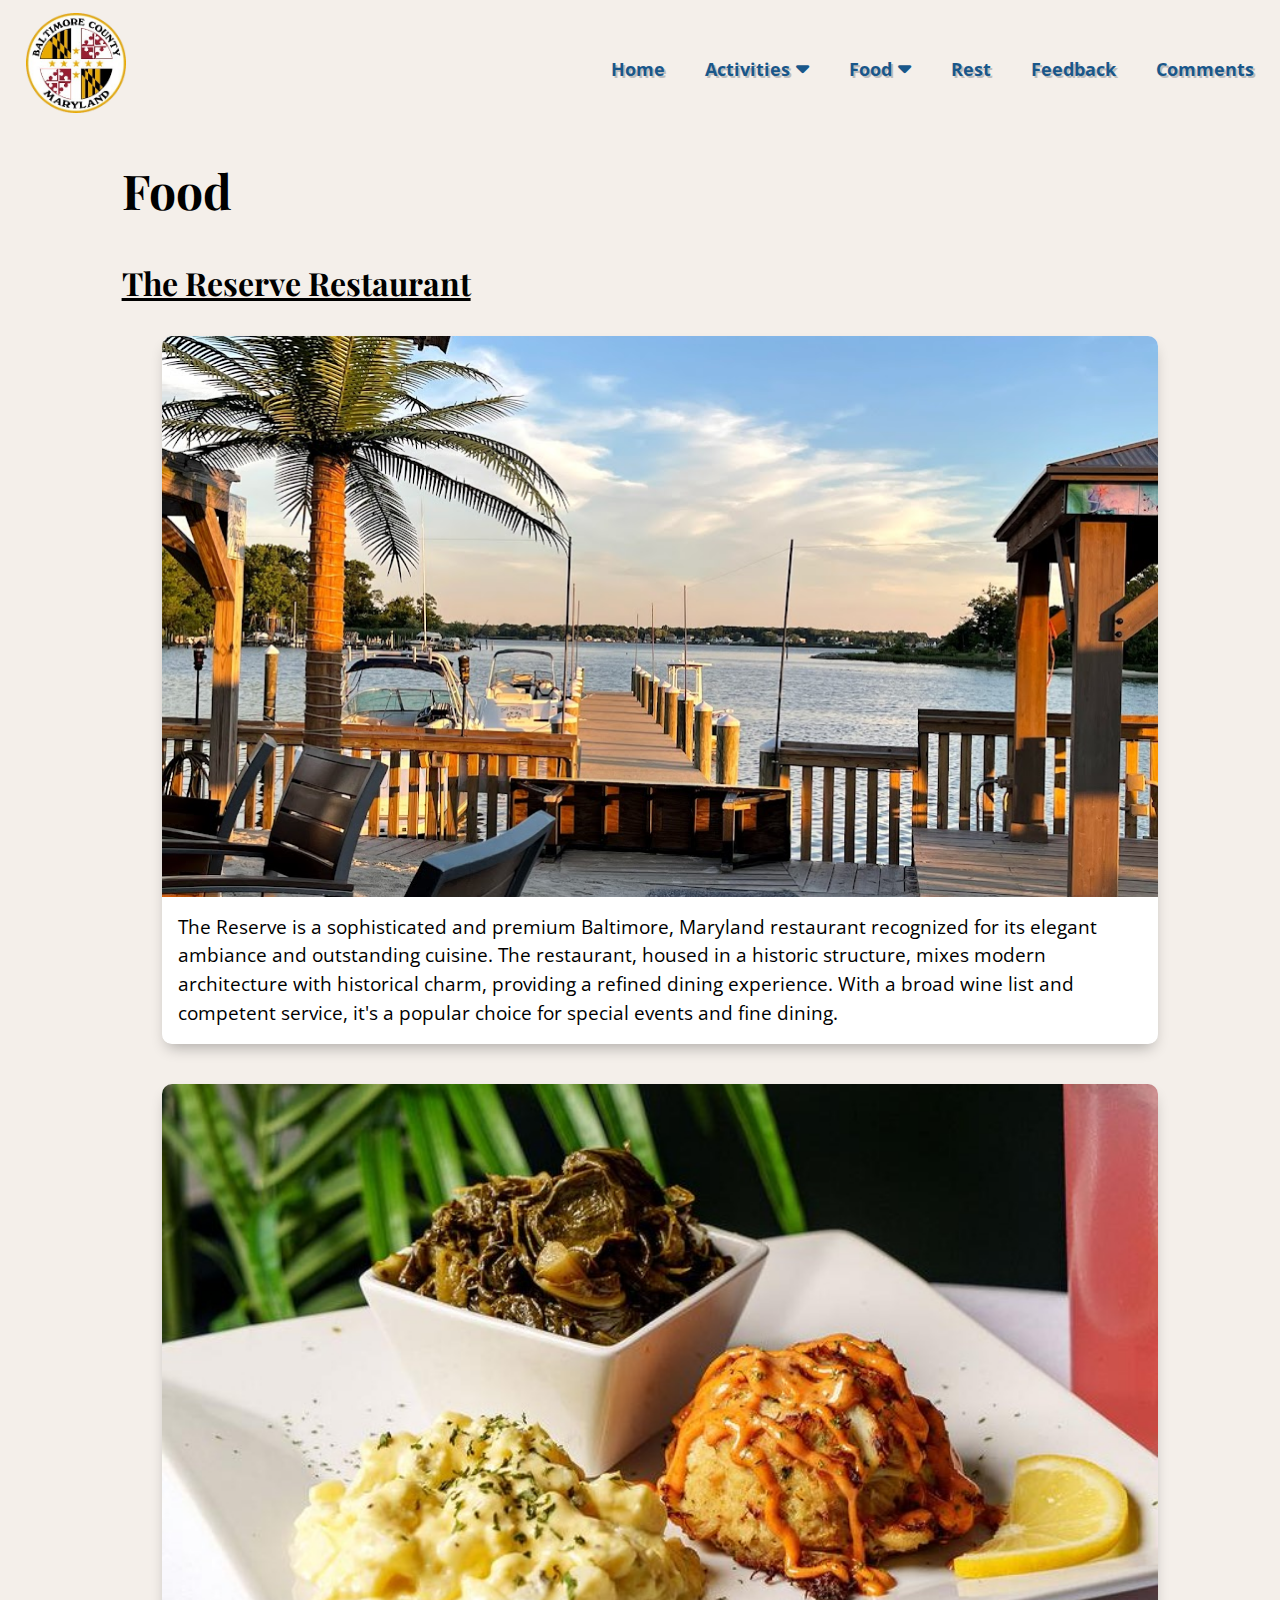
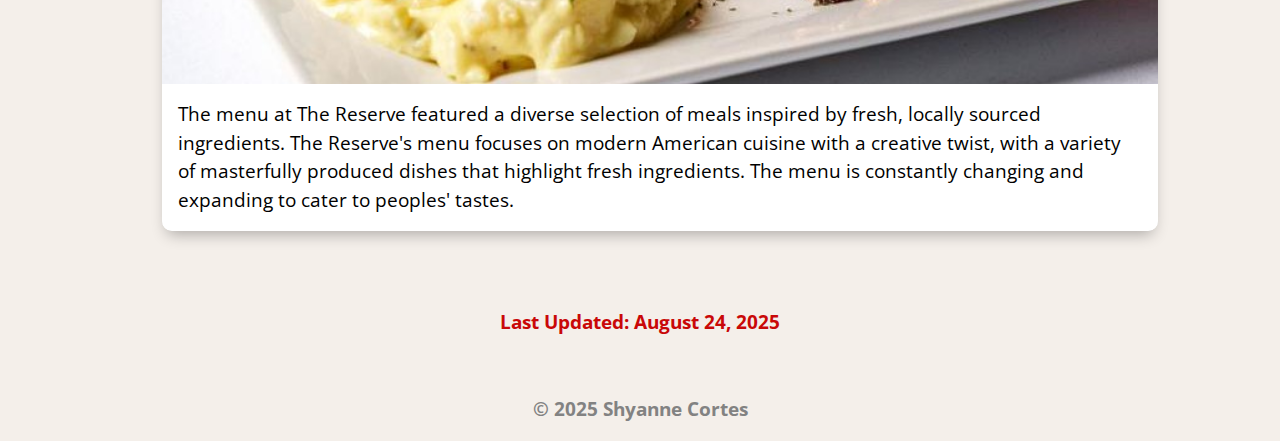
<file: home/food2.html>
<!-- helper file for visualizing -->
<!DOCTYPE html>
<html lang="en">
    <head>
        <title>Hometown</title>
        <meta name="viewport" content="width=device-width, initial-scale=1.0">
        <link href="https://fonts.googleapis.com/css2?family=Open+Sans:ital,wght@0,300..800;1,300..800&family=Playfair+Display:ital,wght@0,400..900;1,400..900&display=swap" rel="stylesheet">
        <link rel="stylesheet" href="https://cdnjs.cloudflare.com/ajax/libs/font-awesome/6.6.0/css/all.min.css">
        <link rel="stylesheet" type="text/css" href="../assets/css/activities.css">
    </head>
    <body>
        <div class="wrapper">
            <header class="topbar">
                <a href="https://www.baltimorecountymd.gov/">
                    <img id="logo" src="../assets/img/BaltimoreLogo3.png" alt="Baltimore, MD" title="Baltimore, MD" width="100">
                </a>
                <button class="hamburger" id="hamburger">&#9776;</button>
                <div class="navbar" id="navMenu">
                    <a href="./index.html">Home</a>
                    <div class="dropdown">
                        <a href="#">Activities</a>
                        <button class="dropbtn">
                            <i class="fa fa-caret-down"></i>
                        </button>
                        <div class="dropdown-content">
                            <a href="./activities1.html">National Aquarium</a>
                            <a href="./activities2.html">Maryland Zoo</a>
                        </div>
                    </div>
                    <div class="dropdown">
                        <a href="#">Food</a>
                        <button class="dropbtn">
                            <i class="fa fa-caret-down"></i>
                        </button>
                        <div class="dropdown-content">
                            <a href="./food1.html">Woodberry Kitchen</a>
                            <a href="#">The Reserve Restaurant</a>
                        </div>
                    </div>
                    <a href="./rest.html">Rest</a>
                    <a href="./feedback.html">Feedback</a>
                    <a href="../comments/comments.php">Comments</a>
                </div>
            </header>
        </div>
        <div id="main">
            <div id="cards">
                <h2>Food</h2>
                <h3>The Reserve Restaurant</h3>
                <ul class="cards">
                    <li class="cards_item">
                        <div class="card">
                            <div class="card_image">
                                <img src="../assets/img/restaurant.jpg" alt = "Outdoor Setting" onmouseover="this.src='../assets/img/restaurant2.jpg';" onmouseout="this.src='../assets/img/restaurant.jpg';">
                            </div>
                            <div class="card_content">
                                <p class="card_text">The Reserve is a sophisticated and premium Baltimore, Maryland restaurant recognized for its elegant ambiance and outstanding cuisine. The restaurant, housed in a historic structure, mixes modern architecture with historical charm, providing a refined dining experience. With a broad wine list and competent service, it's a popular choice for special events and fine dining.</p>
                            </div>
                        </div>
                    </li>
                    <li class="cards_item">
                        <div class="card">
                            <div class="card_image">
                                <img src="../assets/img/restaurant_food.jpg" alt = "Indoor Dining" onmouseover="this.src='../assets/img/restaurant__food2.webp';" onmouseout="this.src='../assets/img/restaurant_food.jpg';">
                            </div>
                            <div class="card_content">
                                <p class="card_text">The menu at The Reserve featured a diverse selection of meals inspired by fresh, locally sourced ingredients. The Reserve's menu focuses on modern American cuisine with a creative twist, with a variety of masterfully produced dishes that highlight fresh ingredients. The menu is constantly changing and expanding to cater to peoples' tastes.</p>
                            </div>
                        </div>
                    </li>
                </ul>
            </div>
        </div>

        <div class="footer">
            <footer>
                <p>Last Updated: August 24, 2025</p>
        &nbsp; &nbsp;
        <p class="name">&copy; 2025 Shyanne Cortes</p>  
    </footer>
    </div>
    <script src="../assets/js/index.js"></script>
</body>
</html>
</file>
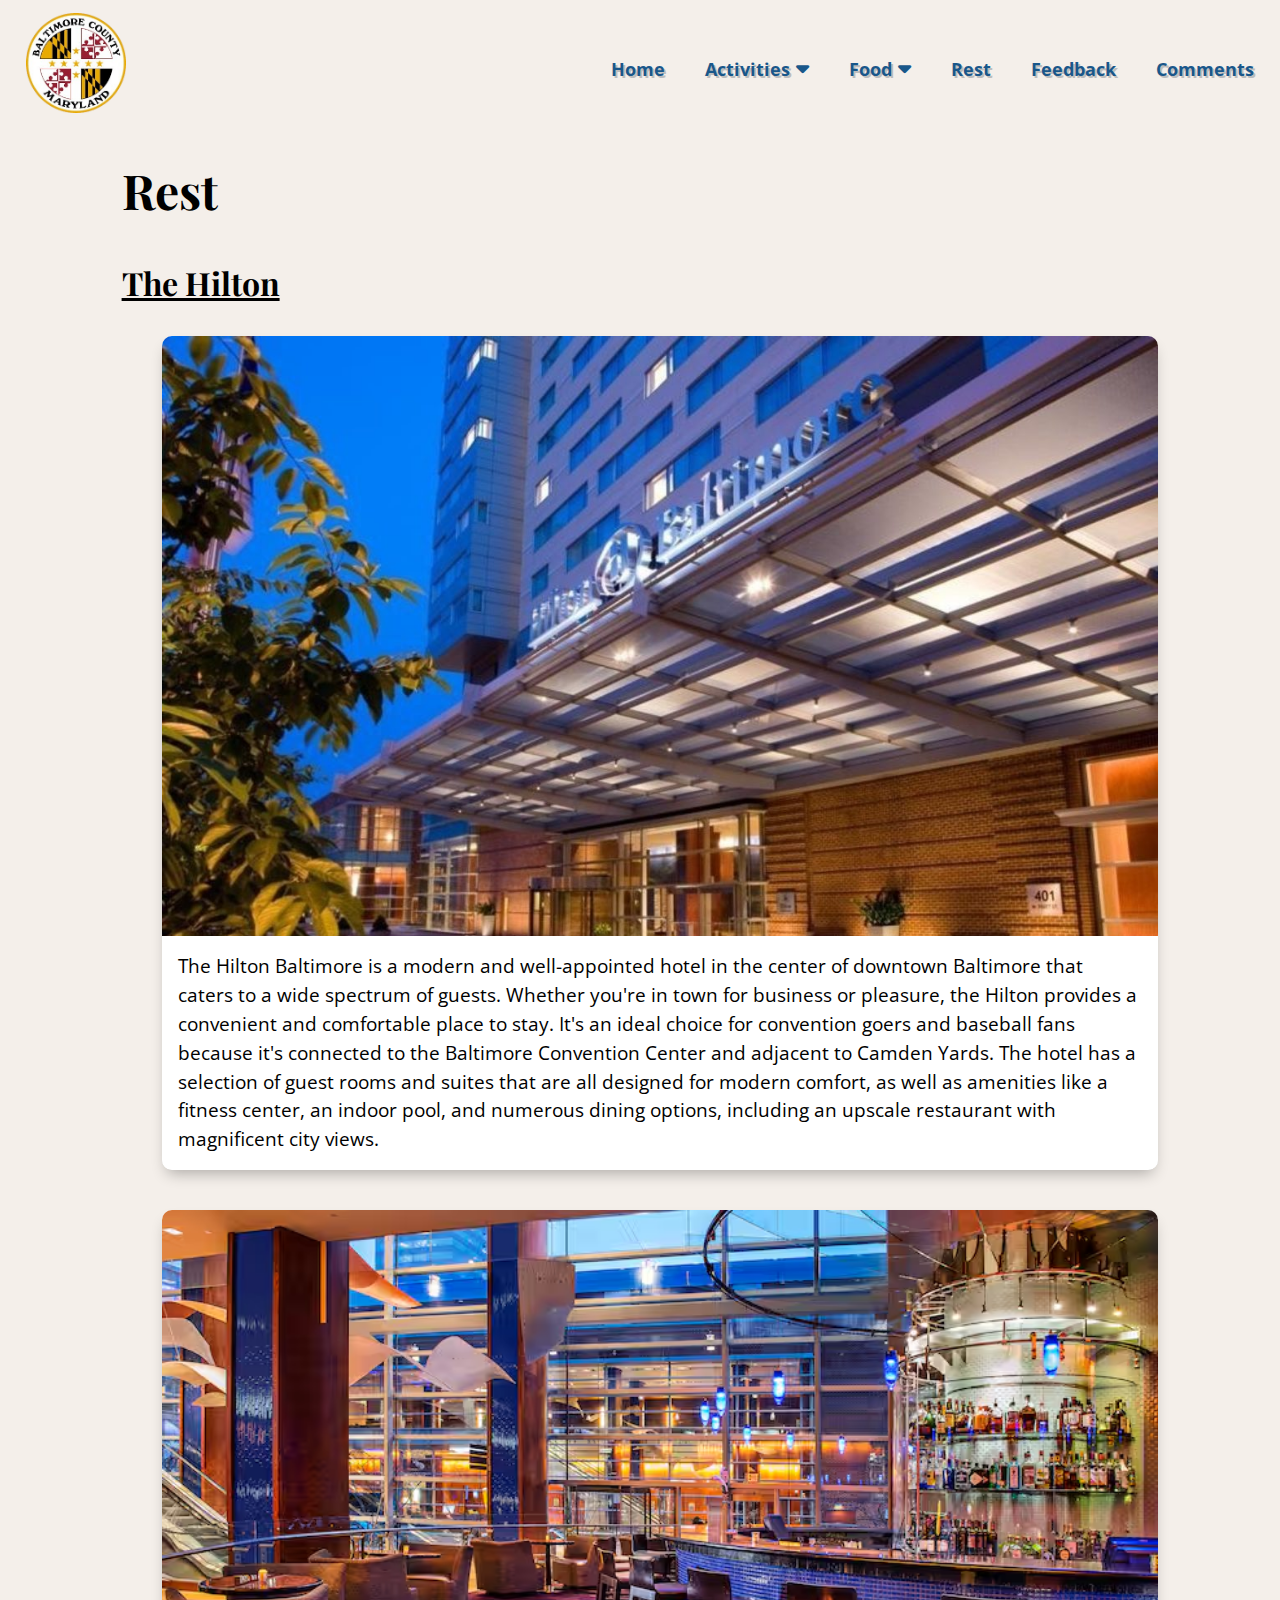
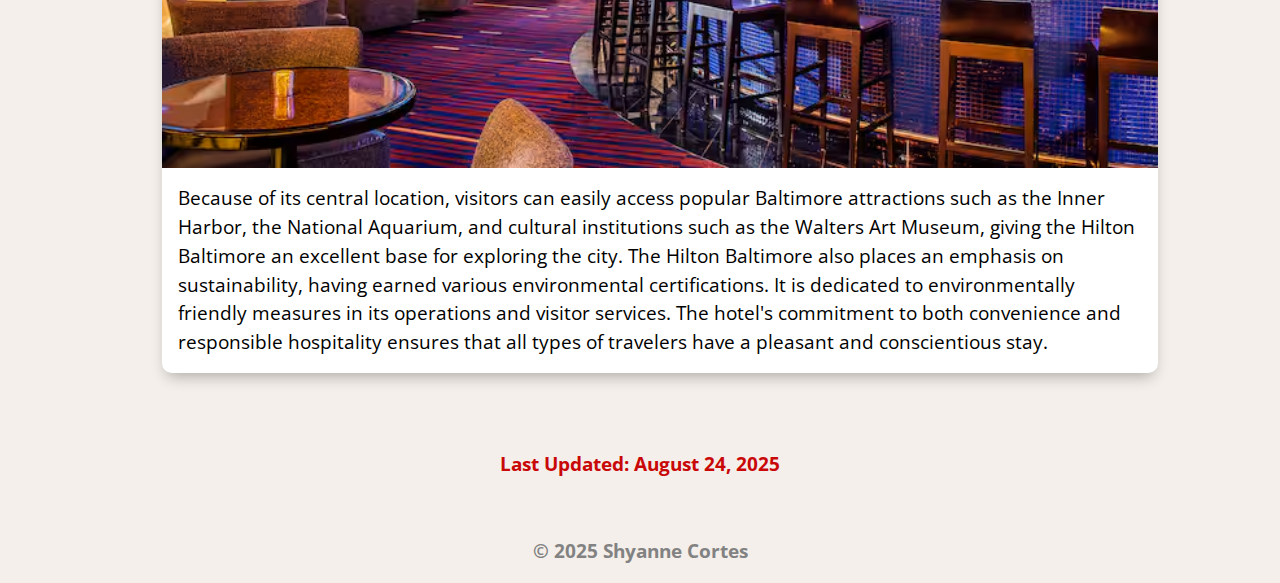
<file: home/rest.html>
<!-- helper file for visualizing -->
<!DOCTYPE html>
<html lang="en">
    <head>
        <title>Hometown</title>
        <meta name="viewport" content="width=device-width, initial-scale=1.0">
        <link href="https://fonts.googleapis.com/css2?family=Open+Sans:ital,wght@0,300..800;1,300..800&family=Playfair+Display:ital,wght@0,400..900;1,400..900&display=swap" rel="stylesheet">
        <link rel="stylesheet" href="https://cdnjs.cloudflare.com/ajax/libs/font-awesome/6.6.0/css/all.min.css">
        <link rel="stylesheet" type="text/css" href="../assets/css/activities.css">
    </head>
    <body>
        <div class="wrapper">
            <header class="topbar">
                <a href="https://www.baltimorecountymd.gov/">
                    <img id="logo" src="../assets/img/BaltimoreLogo3.png" alt="Baltimore, MD" title="Baltimore, MD" width="100">
                </a>
                <button class="hamburger" id="hamburger">&#9776;</button>
                <div class="navbar" id="navMenu">
                    <a href="./index.html">Home</a>
                    <div class="dropdown">
                        <a href="#">Activities</a>
                        <button class="dropbtn">
                            <i class="fa fa-caret-down"></i>
                        </button>
                        <div class="dropdown-content">
                            <a href="./activities1.html">National Aquarium</a>
                            <a href="./activities2.html">Maryland Zoo</a>
                        </div>
                    </div>
                    <div class="dropdown">
                        <a href="#">Food</a>
                        <button class="dropbtn">
                            <i class="fa fa-caret-down"></i>
                        </button>
                        <div class="dropdown-content">
                            <a href="./food1.html">Woodberry Kitchen</a>
                            <a href="./food2.html">The Reserve Restaurant</a>
                        </div>
                    </div>
                    <a href="#">Rest</a>
                    <a href="./feedback.html">Feedback</a>
                    <a href="../comments/comments.php">Comments</a>
                </div>
            </header>
        </div>
        <div id="main">
            <div id="cards">
                <h2>Rest</h2>
                <h3>The Hilton</h3>
                <ul class="cards">
                    <li class="cards_item">
                        <div class="card">
                            <div class="card_image">
                                <img src="../assets/img/hilton_outside.jpg" alt = "Outdoor Kitchen" onmouseover="this.src='../assets/img/hilton_outside2.avif';" onmouseout="this.src='../assets/img/hilton_outside.jpg';">
                            </div>
                            <div class="card_content">
                                <p class="card_text">The Hilton Baltimore is a modern and well-appointed hotel in the center of downtown Baltimore that caters to a wide spectrum of guests. Whether you're in town for business or pleasure, the Hilton provides a convenient and comfortable place to stay. It's an ideal choice for convention goers and baseball fans because it's connected to the Baltimore Convention Center and adjacent to Camden Yards. The hotel has a selection of guest rooms and suites that are all designed for modern comfort, as well as amenities like a fitness center, an indoor pool, and numerous dining options, including an upscale restaurant with magnificent city views.</p>
                            </div>
                        </div>
                    </li>
                    <li class="cards_item">
                        <div class="card">
                            <div class="card_image">
                                <img src="../assets/img/hilton_inside.avif" alt = "Indoor Kitchen" onmouseover="this.src='../assets/img/hilton_inside2.avif';" onmouseout="this.src='../assets/img/hilton_inside.avif';">
                            </div>
                            <div class="card_content">
                                <p class="card_text">Because of its central location, visitors can easily access popular Baltimore attractions such as the Inner Harbor, the National Aquarium, and cultural institutions such as the Walters Art Museum, giving the Hilton Baltimore an excellent base for exploring the city. The Hilton Baltimore also places an emphasis on sustainability, having earned various environmental certifications. It is dedicated to environmentally friendly measures in its operations and visitor services. The hotel's commitment to both convenience and responsible hospitality ensures that all types of travelers have a pleasant and conscientious stay.</p>
                            </div>
                        </div>
                    </li>
                </ul>
            </div>
        </div>

        <div class="footer">
            <footer>
                <p>Last Updated: August 24, 2025</p>
        &nbsp; &nbsp;
        <p class="name">&copy; 2025 Shyanne Cortes</p>  
    </footer>
    </div>
    <script src="../assets/js/index.js"></script>
</body>
</html>
</file>
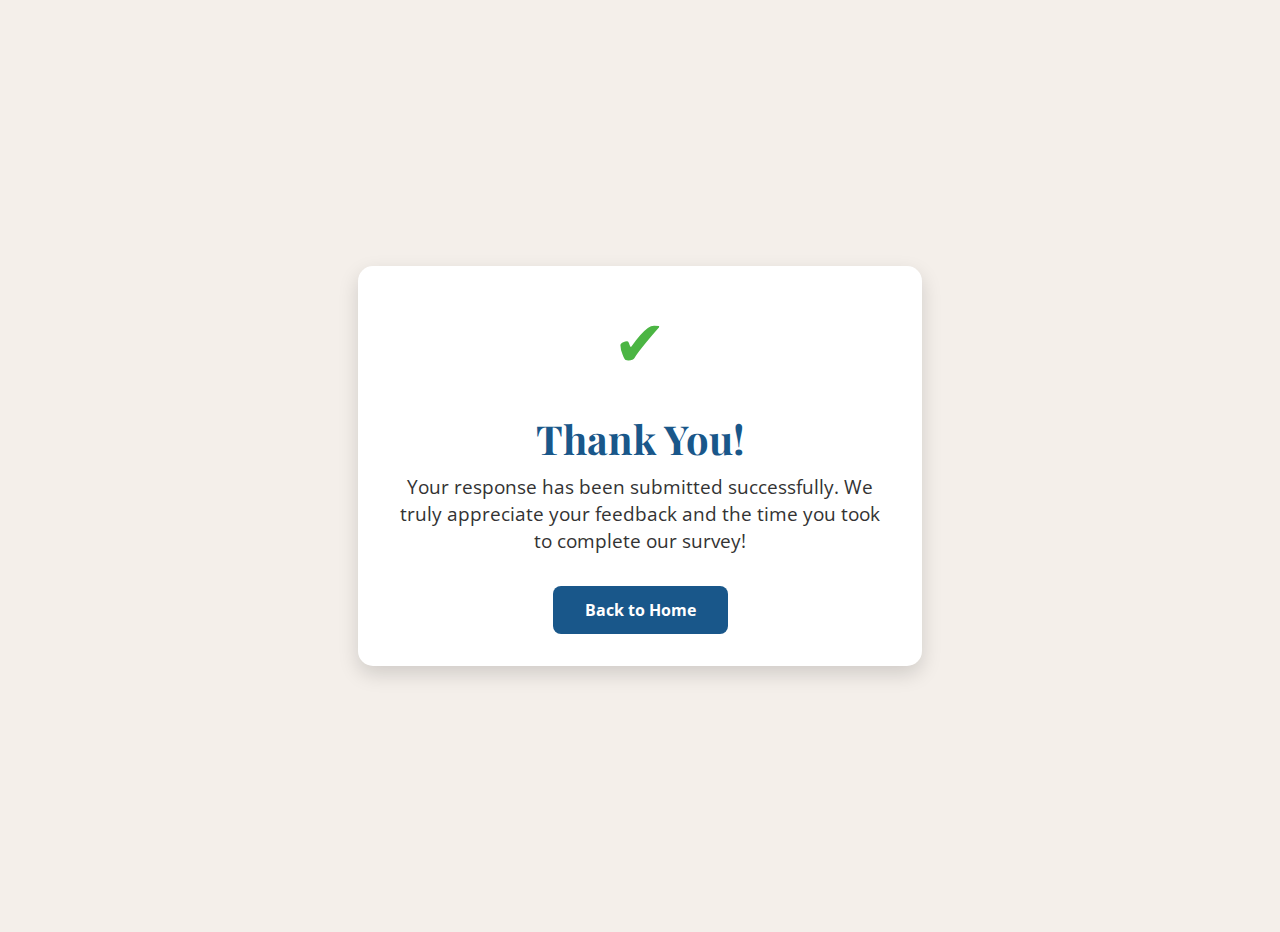
<file: home/thankyou.html>
<!DOCTYPE html>
<html lang="en">
  <head>
    <meta charset="UTF-8">
    <meta name="viewport" content="width=device-width, initial-scale=1.0">
    <title>Thank You!</title>
    <link href="https://fonts.googleapis.com/css2?family=Open+Sans:wght@400;600&family=Playfair+Display:wght@700&display=swap" rel="stylesheet">
    <style>
      body {
        margin: 0;
        font-family: "Open Sans", sans-serif;
        background-color: #F4EFEA;
        display: flex;
        justify-content: center;
        align-items: center;
        height: 100vh;
        flex-direction: column;
        text-align: center;
        color: #19578A;
        padding: 1rem;
      }

      .thankyou-container {
        max-width: 600px;
        background: white;
        border-radius: 15px;
        box-shadow: 0 8px 20px rgba(0, 0, 0, 0.15);
        padding: 2rem;
        animation: fadeIn 0.8s ease;
      }

      @keyframes fadeIn {
        from { opacity: 0; transform: translateY(20px); }
        to { opacity: 1; transform: translateY(0); }
      }

      .thankyou-image {
        width: 100%;
        max-width: 350px;
        height: auto;
        margin: 0 auto 1.5rem;
        display: block;
        border-radius: 10px;
      }

      h1 {
        font-family: "Playfair Display", serif;
        font-size: 2.5rem;
        margin-bottom: 0.5rem;
      }

      p {
        font-size: 1.2rem;
        color: #333;
        max-width: 500px;
        margin: 0 auto 2rem;
      }

      .btn {
        background-color: #19578A;
        color: white;
        text-decoration: none;
        font-weight: bold;
        padding: 0.8rem 2rem;
        border-radius: 8px;
        transition: background 0.3s ease, transform 0.2s ease;
        display: inline-block;
      }

      .btn:hover {
        background-color: #0f3d65;
        transform: scale(1.05);
      }

      .checkmark {
        font-size: 4rem;
        color: #4BB543;
        margin-bottom: 1rem;
        animation: pop 0.6s ease;
      }

      @keyframes pop {
        0% { transform: scale(0); opacity: 0; }
        80% { transform: scale(1.2); opacity: 1; }
        100% { transform: scale(1); }
      }

      @media (max-width: 600px) {
        h1 {
          font-size: 2rem;
        }
        p {
          font-size: 1rem;
        }
      }
    </style>
  </head>
  <body>
    <div class="thankyou-container">
      <div class="checkmark">✔</div>
      <h1>Thank You!</h1>
      <p>Your response has been submitted successfully. We truly appreciate your feedback and the time you took to complete our survey!</p>
      <a href="./index.html" class="btn">Back to Home</a>
    </div>
  </body>
</html>
</file>
<file: assets/css/index.css>
/* ------------------------------
   GLOBAL STYLES
------------------------------ */
body {
  margin: 0;
  font-family: "Open Sans", sans-serif;
  background-color: #F4EFEA;
  overflow-x: hidden;
}

h3 {
  font-size: 2em;
  font-family: "Playfair Display";
}

p {
  font-size: 1.2em;
}

/* ------------------------------
   HEADER / NAVBAR
------------------------------ */
#logo {
  width: 100px;
  height: 100px;
  margin: 0;
  padding-top: 1vw;
}

#logo, .navbar {
  margin: 0;
}

.topbar {
  display: flex;
  justify-content: space-between;
  align-items: center;
  padding: 0 2vw;
}

.hamburger {
  display: none;
  font-size: 2rem;
  background: none;
  color: white;
  border: none;
  cursor: pointer;
}

.navbar {
  margin-top: 0;
  padding-top: 20px;
  display: flex;
  align-items: center;
  justify-content: flex-end;
  font-size: 1.15em;
  gap: 40px;
  z-index: 10;
}

.navbar a,
.dropdown {
  font-family: "Open Sans", sans-serif;
  color: white;
  text-shadow: 2px 2px #242424;
  font-weight: bold;
  text-decoration: none;
  position: relative;
  display: flex;
  align-items: center;
  padding: 0;
}

.navbar a,
.dropdown a {
  text-align: center;
  padding: 14px 0;
}

/* Dropdown Button */
.dropdown .dropbtn {
  font-size: 1.15em;
  border: none;
  outline: none;
  background: none;
  color: white;
  cursor: pointer;
  font-family: inherit;
  padding: 14px 0;
  display: flex;
  align-items: center;
}

.dropdown .dropbtn i {
  margin-left: 6px;
}

/* Dropdown Menu */
.dropdown-content {
  display: none;
  position: absolute;
  top: 100%;
  left: 0;
  background-color: #f9f9f9;
  min-width: 120px;
  box-shadow: 0px 8px 16px rgba(0, 0, 0, 0.2);
  z-index: 1;
}

.dropdown-content a {
  color: black;
  text-shadow: none;
  padding: 10px 14px;
  text-decoration: none;
  display: block;
}

.navbar a:hover,
.dropdown:hover .dropbtn {
  color: rgb(152, 152, 152);
}

.dropdown:hover .dropdown-content {
  display: block;
}

.dropdown-content a:hover {
  background-color: #ddd;
  color: #19578A;
}

/* ------------------------------
   HERO SECTION
------------------------------ */
.wrapper {
  min-height: 50vw;
  background-image: url("../img/inner-harbor-skyline.jpg");
  background-size: cover;
  background-position: center;
  background-repeat: no-repeat;
  position: relative;
}

.hero {
  position: absolute;
  top: 50%;
  left: 50%;
  transform: translate(-50%, -50%);
  text-align: center;
  width: 100%;
  padding: 0 2vw; /* keeps it inside the screen edges */
  margin-top: 5vw;
  box-sizing: border-box;
}

.hero h1 {
  margin: 0;
  font-family: "Playfair Display", serif;
  font-size: 5rem;
  color: white;
  text-shadow: 2px 2px #242424;
}

/* Typing animation text */
#hero-text {
  font-size: 2.2em;
  color: white;
  text-shadow: 2px 2px #242424;
  display: block;
  border-right: 2px solid white; /* cursor effect */
  white-space: nowrap;
  overflow: hidden;
  animation: blinkCursor 0.7s step-end infinite;
  margin: 0;
}

@keyframes blinkCursor {
  from { border-color: transparent; }
  to { border-color: white; }
}

/* Explore Button */
#explore {
  margin-top: 1vw;
  background-color: #19578A;
  color: white;
  border: none;
  border-radius: 7px;
  font-size: 1.75em;
  padding: 0.2em 1.2vw;
}

#explore:hover {
  cursor: pointer;
  background-color: #0a2439;
  box-shadow: 0 12px 16px 0 rgba(0,0,0,0.24),
              0 17px 50px 0 rgba(0,0,0,0.19);
}

/* ------------------------------
   MAIN CONTENT
------------------------------ */
#main, #cards {
  width: 80%;
  margin: 3vw auto 6vw;
}

#map {
  float: right;
}

#content {
  width: 40%;
}

/* ------------------------------
   CARDS SECTION
------------------------------ */
.cards {
  display: flex;
  flex-wrap: wrap;
  justify-content: center; /* center horizontally */
  gap: 1.5rem;
  list-style: none;
  margin: 0 auto;
  padding: 0;
}

.cards_item {
  flex: 1 1 300px;
  max-width: 400px;
  display: flex;
}

.card {
  background-color: white;
  border-radius: 0.25rem;
  box-shadow: 0 8px 15px -5px rgba(0, 0, 0, 0.3);
  display: flex;
  flex-direction: column;
  overflow: hidden;
  transition: transform 0.2s ease, box-shadow 0.2s ease;
}

.card_content {
  max-width: 80%;
  padding: 1rem;
  margin: 0 auto;
}

.card_title {
  color: black;
  font-size: 1.5rem;
  font-weight: 700;
  text-align: center;
  margin: 0;
}

.card_text {
  color: black;
  font-size: 1.2rem;
  line-height: 1.5;
  margin-bottom: 1.25rem;
  text-align: center;
}

.card_btn {
  background-color: #19578A;
  color: white;
  margin: auto;
  padding: 0.5rem 1rem;
  font-size: 1.1rem;
  font-family: 'Open Sans', serif;
  border-radius: 7px;
  border: 1px solid rgba(255, 255, 255, 0.2);
  width: 50%;
  display: block;
}

.card_btn:hover {
  background-color: #0a2439;
  cursor: pointer;
}

/* ------------------------------
   FORM AND COMMENTS
------------------------------ */
#form {
    background-color: rgba(255, 255, 255, 0.8);
    width: 90%;
    margin: 0 auto;
    justify-content: center;
    padding: 30px 30px 20px 30px;
    font-family: Arial, Helvetica, sans-serif;
    font-size: 0.85em;
    border-radius: 5px;
}

#form label {
    margin: 0px 0px 5px;
}

#form label > p {
    float: left;
    margin-top: 10px;
}

#submit {
    background-color: #19578A;
    color: white;
}

#name, #comment, #submit{
    border-radius: 3px;
}

.section {
    display: block;
    margin-bottom: 2em;
}

.underline {
    text-decoration: underline;
}

.astric {
    color: red;
}

#submit {
    border: 2px solid #293646;
    font-weight: bold;
    cursor: pointer;
}

#comments-section {
  width: 90%;
  margin: 20px auto 0 auto;
}

.comment-box {
  background-color: rgba(255, 255, 255, 0.9);
  border-radius: 8px;
  padding: 15px;
  margin: 15px 0;
  box-shadow: 0 4px 10px rgba(0, 0, 0, 0.1);
}

textarea {
  width: 100%;
  max-width: 100%;
  resize: vertical;
}

/* ------------------------------
   FOOTER
------------------------------ */
.footer {
  clear: both;
  margin: 20px auto 0;
  text-align: center;
  color: #C90808;
  font-weight: bold;
}

.name {
  color: #828282;
}

/* ------------------------------
   RESPONSIVE DESIGN
------------------------------ */

/* Large screens (default) */
@media (min-width: 1025px) {
  .cards {
    justify-content: space-between;
  }
}

/* Tablets */
@media (max-width: 1024px) {
  #map { display: none; }
  #hero-text { display: none; }
  #content { width: 100%; }
  #main, #cards { width: 90%; margin: 2rem auto; }

  .hero h1 { font-size: 3.5rem; }

  .cards {
    flex-direction: column; /* stack cards vertically */
    align-items: center;    /* center horizontally */
    justify-content: center;
    gap: 2rem;
  }

  .cards_item {
    width: 90%;
    max-width: 400px;
  }

  /* Mobile nav */
  .hamburger { display: block; }
  .navbar { display: none; }
  .navbar.active {
    display: flex;
    flex-direction: column;
    background-color: rgba(25, 87, 138, 0.95);
    position: absolute;
    top: 100px;
    right: 0;
    width: 100%;
    text-align: center;
    padding: 1rem 0;
    box-sizing: border-box;
  }

  .navbar a,
  .navbar .dropdown {
    width: 100%;
    display: block;
  }

  .dropdown .dropbtn {
    width: 100%;
    text-align: left;
    justify-content: space-between;
    padding: 0.75rem 0;
    font-size: 1.2em;
  }

  /* Dropdown content: only for mobile, relative to parent */
  .dropdown-content {
    position: relative;
    display: none;
    background-color: rgba(255,255,255,0.95);
    margin-left: 0;
    padding-left: 1rem;
  }

  .dropdown.active .dropdown-content {
    display: block;
  }

  .dropdown-content a {
    display: block;
    padding: 0.5rem 0;
    color: black;
    text-decoration: none;
  }

  .dropdown-content a:hover {
    background-color: #ddd;
    color: #19578A;
  }
} /* ✅ THIS BRACE WAS MISSING */

/* Mobile */
@media (max-width: 768px) {
  /* hide explore button */
  #explore {
    display: none;
  }

  /* cards: 1 per row, centered */
  .cards {
    flex-direction: column;
    align-items: center;
    justify-content: center;
  }

  .cards_item {
    width: 95%; /* expanded width for smaller screens */
    max-width: none; /* removes 400px limit */
  }

  #logo {
    width: 60px;
    height: 60px; /* smaller logo */
  }

  .hero {
    padding: 2rem 1rem; /* tighten spacing */
  }

  .hero h1 {
    font-size: 3rem;
  }
}

/* Small Mobile */
@media (max-width: 480px) {
  .topbar {
    padding: 1rem;
  }

  .navbar {
    flex-direction: column;
    gap: 1rem;
  }

  .hero h1 {
    font-size: 2em;
  }

  h3 {
    font-size: 1.5em;
  }

  p {
    font-size: 1em;
  }

  #logo {
    width: 50px;
    height: 50px;
  }
}
</file>
<file: assets/css/activities.css>
/* ------------------------------
   GLOBAL STYLES
------------------------------ */
body {
  margin: 0;
  font-family: "Open Sans", sans-serif;
  background-color: #F4EFEA;
  overflow-x: hidden;
}

h2 {
    font-size: 3rem;
    font-family: "Playfair Display";
}

h3 {
  font-size: 2em;
  font-family: "Playfair Display";
  text-decoration: underline;
}

p {
  font-size: 1.2em;
}

/* ------------------------------
   HEADER / NAVBAR
------------------------------ */
#logo {
  width: 100px;
  height: 100px;
  margin: 0;
  padding-top: 1vw;
}

#logo, .navbar {
  margin: 0;
}

.topbar {
  display: flex;
  justify-content: space-between;
  align-items: center;
  padding: 0 2vw;
}

.hamburger {
  display: none;
  font-size: 2rem;
  background: none;
  color: white;
  border: none;
  cursor: pointer;
}

.navbar {
  margin-top: 0;
  padding-top: 20px;
  display: flex;
  align-items: center;
  justify-content: flex-end;
  font-size: 1.15em;
  gap: 40px;
  z-index: 10;
}

.navbar a,
.dropdown {
  font-family: "Open Sans", sans-serif;
  color: #19578A;
  text-shadow: 2px 2px #bdbdbd;
  font-weight: bold;
  text-decoration: none;
  position: relative;
  display: flex;
  align-items: center;
  padding: 0;
}

.navbar a,
.dropdown a {
  text-align: center;
  padding: 14px 0;
}

/* Dropdown Button */
.dropdown .dropbtn {
  font-size: 1.15em;
  border: none;
  outline: none;
  background: none;
  color: #19578A;
  cursor: pointer;
  font-family: inherit;
  padding: 14px 0;
  display: flex;
  align-items: center;
}

.dropdown .dropbtn i {
  margin-left: 6px;
}

/* Dropdown Menu */
.dropdown-content {
  display: none;
  position: absolute;
  top: 100%;
  left: 0;
  background-color: #f9f9f9;
  min-width: 120px;
  box-shadow: 0px 8px 16px rgba(0, 0, 0, 0.2);
  z-index: 1;
}

.dropdown-content a {
  color: black;
  text-shadow: none;
  padding: 10px 14px;
  text-decoration: none;
  display: block;
}

.navbar a:hover,
.dropdown:hover .dropbtn {
  color: rgb(8, 8, 8);
}

.dropdown:hover .dropdown-content {
  display: block;
}

.dropdown-content a:hover {
  background-color: #ddd;
  color: #19578A;
}

/* ------------------------------
   MAIN CONTENT
------------------------------ */
#main, #cards {
  width: 90%;
  margin: 3vw auto 6vw;
}

#content {
  width: 40%;
}

/* ------------------------------
   CARDS SECTION
------------------------------ */
.cards {
  display: flex;
  flex-direction: column;
  gap: 2.5rem;
}

.cards_item {
  background-color: white;
  border-radius: 10px;
  box-shadow: 0 8px 15px -5px rgba(0, 0, 0, 0.3);
  overflow: hidden;
  width: 100%;
  display: flex;
  flex-direction: column;
}

.card {
  background-color: white;
  border-radius: 0.25rem;
  box-shadow: 0 8px 15px -5px rgba(0, 0, 0, 0.3);
  display: flex;
  flex-direction: column;
  overflow: hidden;
  transition: transform 0.2s ease, box-shadow 0.2s ease;
}

.card_text {
  color: black;
  font-size: 1.2rem;
  line-height: 1.5;
  margin-bottom: 1.25rem;
}

.card_image {
  width: 100%;
  height: auto; /* allow height to adjust automatically */
  max-height: 600px; /* keeps large images from being too tall */
  overflow: hidden;
}

.card_image img {
  width: 100%;
  height: auto; /* scale image proportionally */
  object-fit: cover;
  display: block;
}

.card_content {
  padding: 0;
  margin: 0;
  text-align: left;
}

/* Clean up the text layout */
.card_text {
  margin: 0;
  padding: 1rem; /* gives a little breathing room but not too much */
  line-height: 1.5;
}


/* ------------------------------
   FOOTER
------------------------------ */
.footer {
  clear: both;
  margin: 20px auto 0;
  text-align: center;
  color: #C90808;
  font-weight: bold;
}

.name {
  color: #828282;
}

/* ------------------------------
   RESPONSIVE DESIGN
------------------------------ */

@media (max-width: 1024px) {
    h2 {
        font-size: 2.5rem;
    }

    h3 {
        font-size: 1.5rem;
    }

    #main, #cards {
        width: 95%; /* a bit more narrow padding */
        margin: 2rem auto;
    }

    .hamburger {
        display: block;
        color:#19578A;
    }

    .navbar {
        display: none;
    }

    .navbar.active {
        display: flex;
        flex-direction: column;
        background-color: rgba(25, 87, 138, 0.95);
        position: absolute;
        top: 100px;
        right: 0;
        width: 100%;
        text-align: center;
        padding: 1rem 0;
        box-sizing: border-box; /* make padding stay inside width */
    }

    .navbar a, .dropdown .dropbtn {
        color: white;
    }

    .dropdown-content {
            min-width: 100%; /* make dropdown fit mobile menu */
            left: 0;
        }
    
        .dropdown-content a {
            color:#19578A;
        }

    .cards {
        gap: 2rem;
        align-items: center;
    }

    .card_image {
        height: 400px; /* smaller height for tablet */
    }

    .card_text {
        font-size: 1.1rem;
        padding: 0.8rem;
    }
}

@media (max-width: 768px) {
    h2 {
        font-size: 2rem;
    }

    h3 {
        font-size: 1.25rem;
    }

    .card_image {
        max-height: 300px; /* smaller height for smaller tablets */
    }

    #logo {
        width: 60px;
        height: 60px; /* smaller logo */
    }
}

@media (max-width: 480px) {
    .card_image {
        max-height: 200px; /* small phones */
    }

    #logo {
    width: 50px;
    height: 50px;
  }
}
</file>
<file: assets/css/feedback.css>
#form {
    background-color: rgba(255, 255, 255, 0.8);
    width: 90%;
    margin: 0 auto;
    justify-content: center;
    padding: 30px 30px 20px 30px;
    font-family: Arial, Helvetica, sans-serif;
    font-size: 0.85em;
    border-radius: 5px;
}

#form label {
    margin: 0px 0px 5px;
}

#form label > p {
    float: left;
    margin-top: 10px;
}

#submit {
    background-color: #19578A;
    color: white;
}

#name, #comment, #submit{
    border-radius: 3px;
}

.section {
    display: block;
    margin-bottom: 2em;
}

.underline {
    text-decoration: underline;
}

.astric {
    color: red;
}

#submit {
    border: 2px solid #293646;
    font-weight: bold;
    cursor: pointer;
}

#comments-section {
  width: 90%;
  margin: 20px auto 0 auto;
}

.comment-box {
  background-color: rgba(255, 255, 255, 0.9);
  border-radius: 8px;
  padding: 15px;
  margin: 15px 0;
  box-shadow: 0 4px 10px rgba(0, 0, 0, 0.1);
}

textarea {
  width: 100%;
  max-width: 100%;
  resize: vertical;
}


/* ------------------------------
   GLOBAL STYLES
------------------------------ */
body {
  margin: 0;
  font-family: "Open Sans", sans-serif;
  background-image: url("../img/inner-harbor-skyline.jpg");
  background-size: cover;
  background-attachment: fixed; /* <-- keeps background in place */
  background-position: center;
  overflow-x: hidden;
}

h2 {
    font-size: 3rem;
    font-family: "Playfair Display";
}

h3 {
  font-size: 2em;
  font-family: "Playfair Display";
  text-decoration: underline;
}

p {
  font-size: 1.2em;
  font-weight: 900;
}

/* ------------------------------
   HEADER / NAVBAR
------------------------------ */
#logo {
  width: 100px;
  height: 100px;
  margin: 0;
  padding-top: 1vw;
}

#logo, .navbar {
  margin: 0;
}

.topbar {
  display: flex;
  justify-content: space-between;
  align-items: center;
  padding: 0 2vw;
}

.hamburger {
  display: none;
  font-size: 2rem;
  background: none;
  color: white;
  border: none;
  cursor: pointer;
}

.navbar {
  margin-top: 0;
  padding-top: 20px;
  display: flex;
  align-items: center;
  justify-content: flex-end;
  font-size: 1.15em;
  gap: 40px;
  z-index: 10;
}

.navbar a,
.dropdown {
  font-family: "Open Sans", sans-serif;
  color: white;
  text-shadow: 2px 2px #545454;
  font-weight: bold;
  text-decoration: none;
  position: relative;
  display: flex;
  align-items: center;
  padding: 0;
}

.navbar a,
.dropdown a {
  text-align: center;
  padding: 14px 0;
}

/* Dropdown Button */
.dropdown .dropbtn {
  font-size: 1.15em;
  border: none;
  outline: none;
  background: none;
  color: white;
  cursor: pointer;
  font-family: inherit;
  padding: 14px 0;
  display: flex;
  align-items: center;
}

.dropdown .dropbtn i {
  margin-left: 6px;
}

/* Dropdown Menu */
.dropdown-content {
  display: none;
  position: absolute;
  top: 100%;
  left: 0;
  background-color: #f9f9f9;
  min-width: 120px;
  box-shadow: 0px 8px 16px rgba(0, 0, 0, 0.2);
  z-index: 1;
}

.dropdown-content a {
  color: black;
  text-shadow: none;
  padding: 10px 14px;
  text-decoration: none;
  display: block;
}

.navbar a:hover,
.dropdown:hover .dropbtn {
  color: rgb(152, 152, 152);
}

.dropdown:hover .dropdown-content {
  display: block;
}

.dropdown-content a:hover {
  background-color: #ddd;
  color: #19578A;
}

/* ------------------------------
   MAIN CONTENT
------------------------------ */
#main {
  width: 90%;
  margin: 3vw auto 6vw;
}

#content {
  width: 40%;
}

/* ------------------------------
   FOOTER
------------------------------ */
.footer {
  clear: both;
  margin: 20px auto 0;
  text-align: center;
  font-weight: bold;
  color: #d6d6d6;
}

.name {
  color: #d6d6d6;
}

/* ------------------------------
   RESPONSIVE DESIGN
------------------------------ */

@media (max-width: 1024px) {
    h2 {
        font-size: 2.5rem;
    }

    h3 {
        font-size: 1.5rem;
    }

    #main {
        width: 95%; /* a bit more narrow padding */
        margin: 2rem auto;
    }

    .hamburger {
        display: block;
        color:white;
    }

    .navbar {
        display: none;
    }

    .navbar.active {
        display: flex;
        flex-direction: column;
        background-color: rgba(25, 87, 138, 0.95);
        position: absolute;
        top: 100px;
        right: 0;
        width: 100%;
        text-align: center;
        padding: 1rem 0;
        box-sizing: border-box; /* make padding stay inside width */
    }

    .navbar a, .dropdown .dropbtn {
        color: white;
    }

    .dropdown-content {
            min-width: 100%; /* make dropdown fit mobile menu */
            left: 0;
        }
    
        .dropdown-content a {
            color:#19578A;
        }
}

@media (max-width: 768px) {
    h2 {
        font-size: 2rem;
    }

    h3 {
        font-size: 1.25rem;
    }

    #logo {
        width: 60px;
        height: 60px; /* smaller logo */
    }

     textarea {
        width: 90%;        /* slightly smaller to add padding on sides */
        max-width: 90%;
        margin: 0 auto;    /* centers the textarea */
        display: block;
    }
}

@media (max-width: 480px) {
    #logo {
    width: 50px;
    height: 50px;
  }
}
</file>
